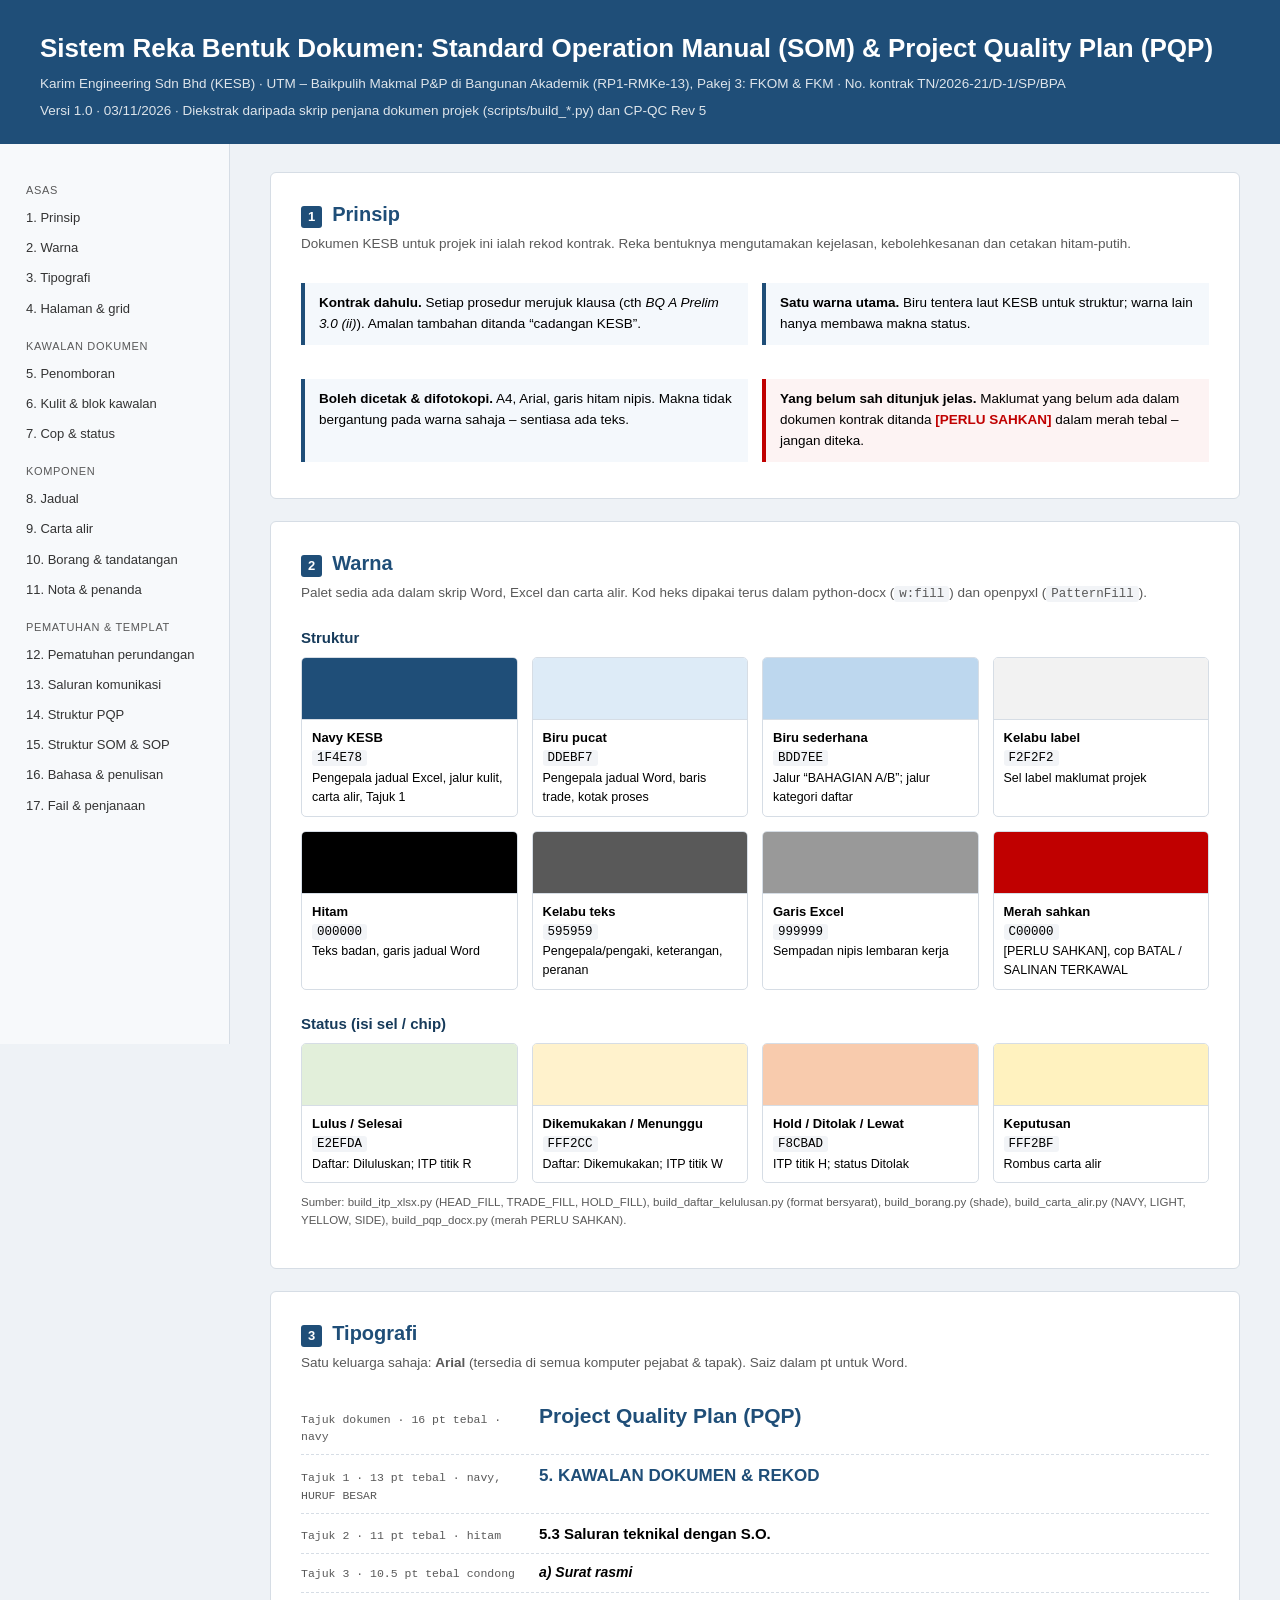
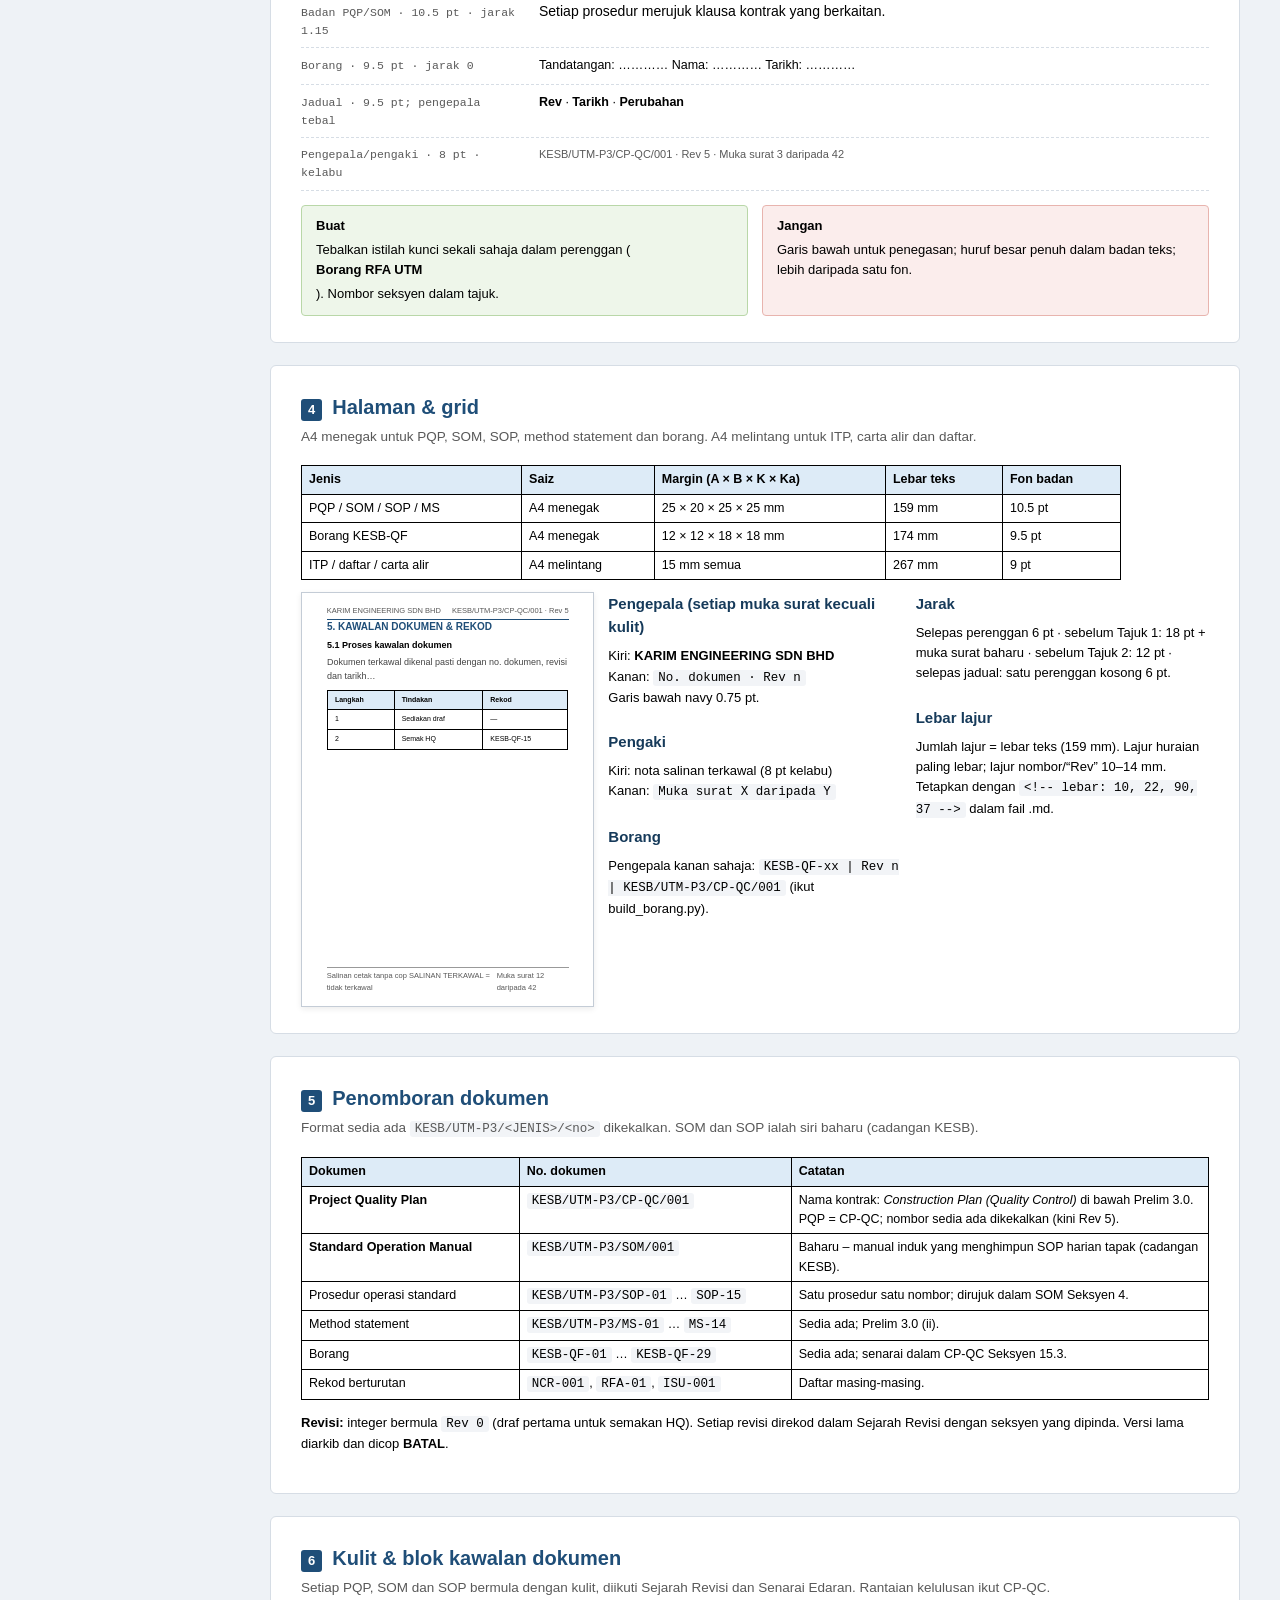
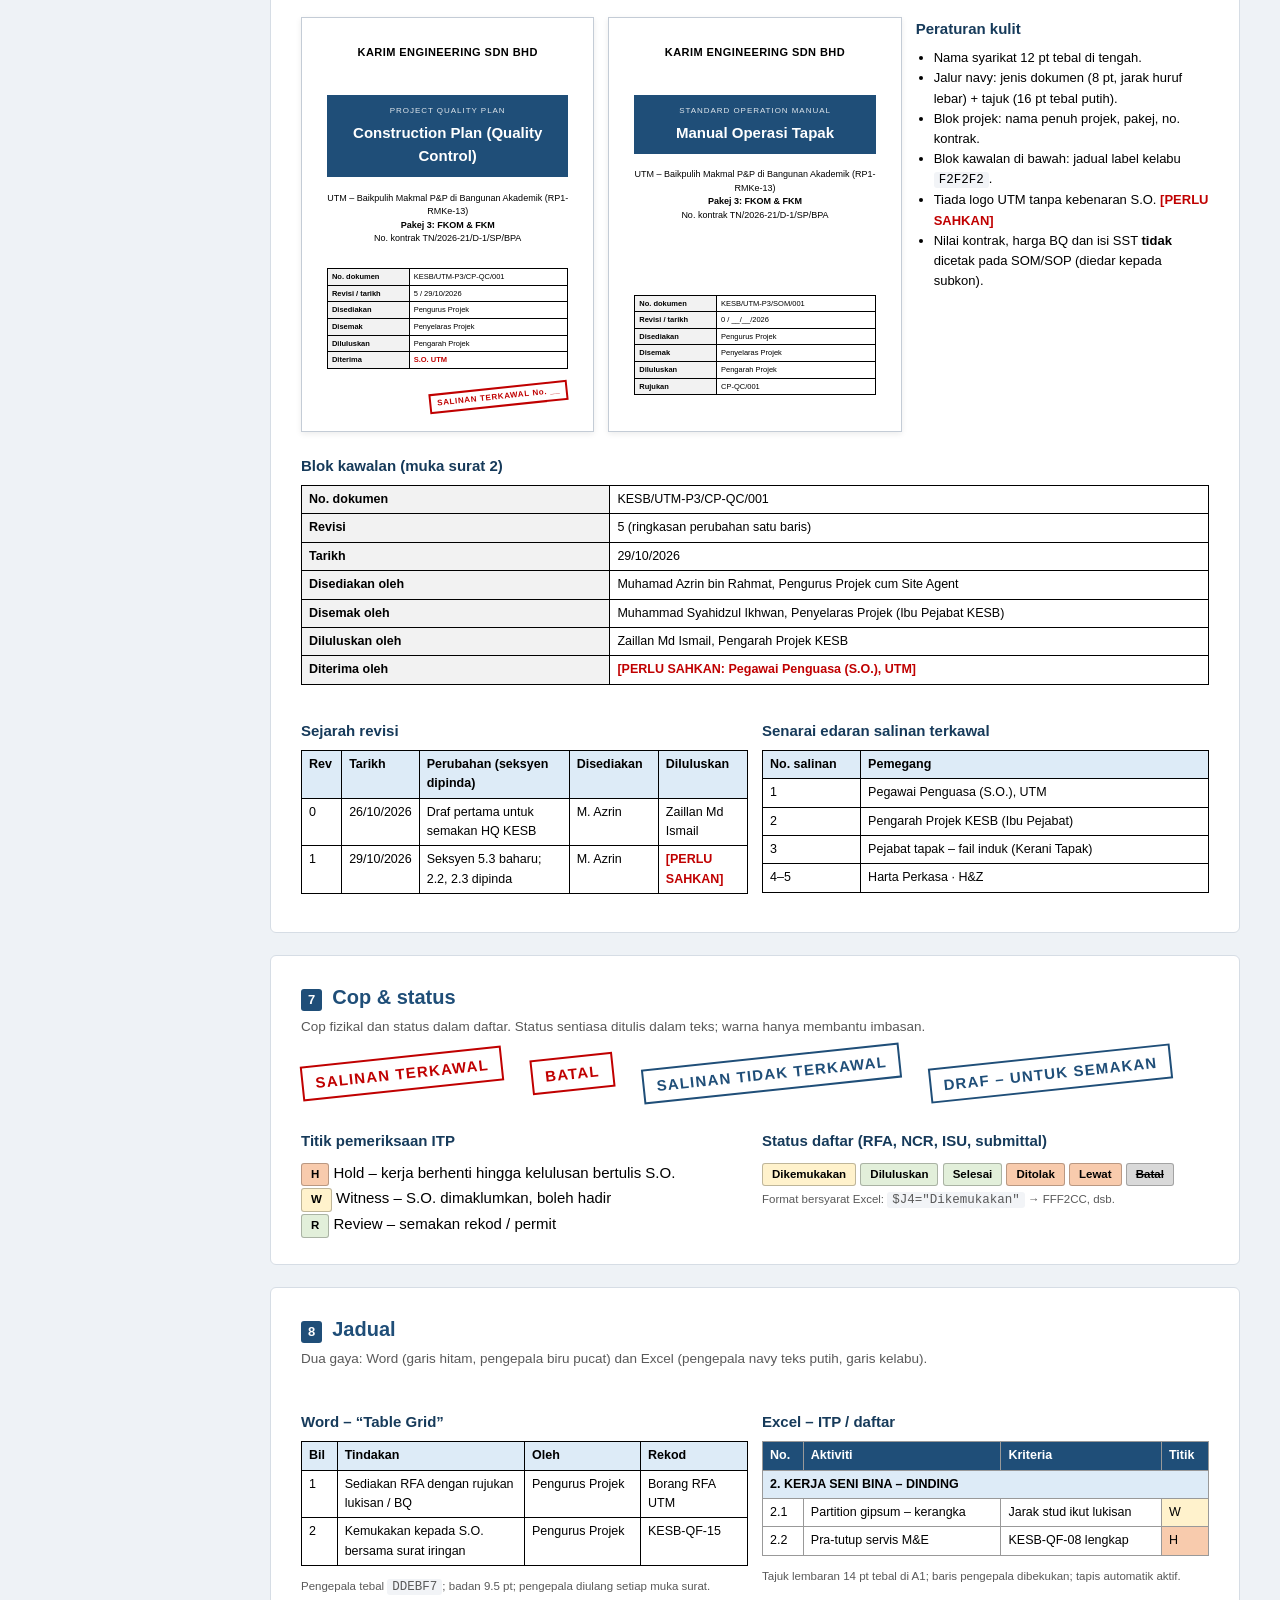
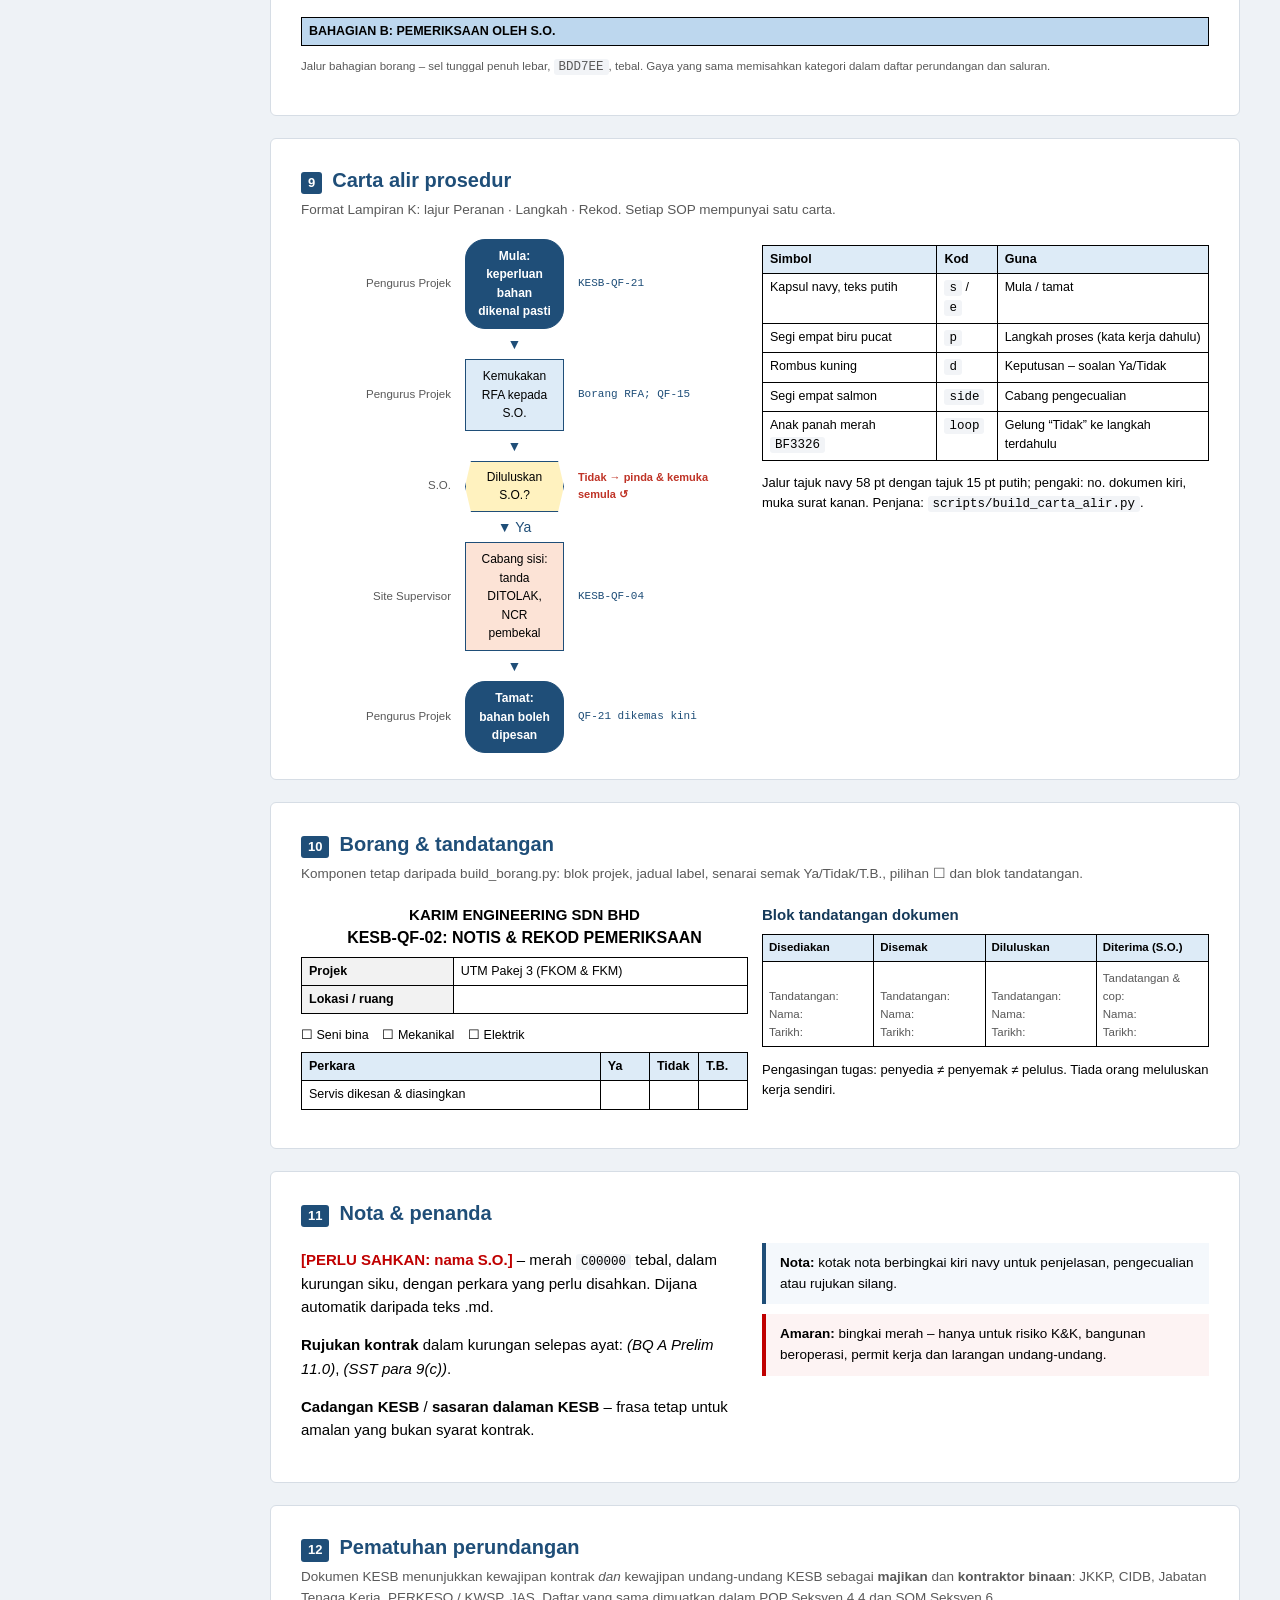
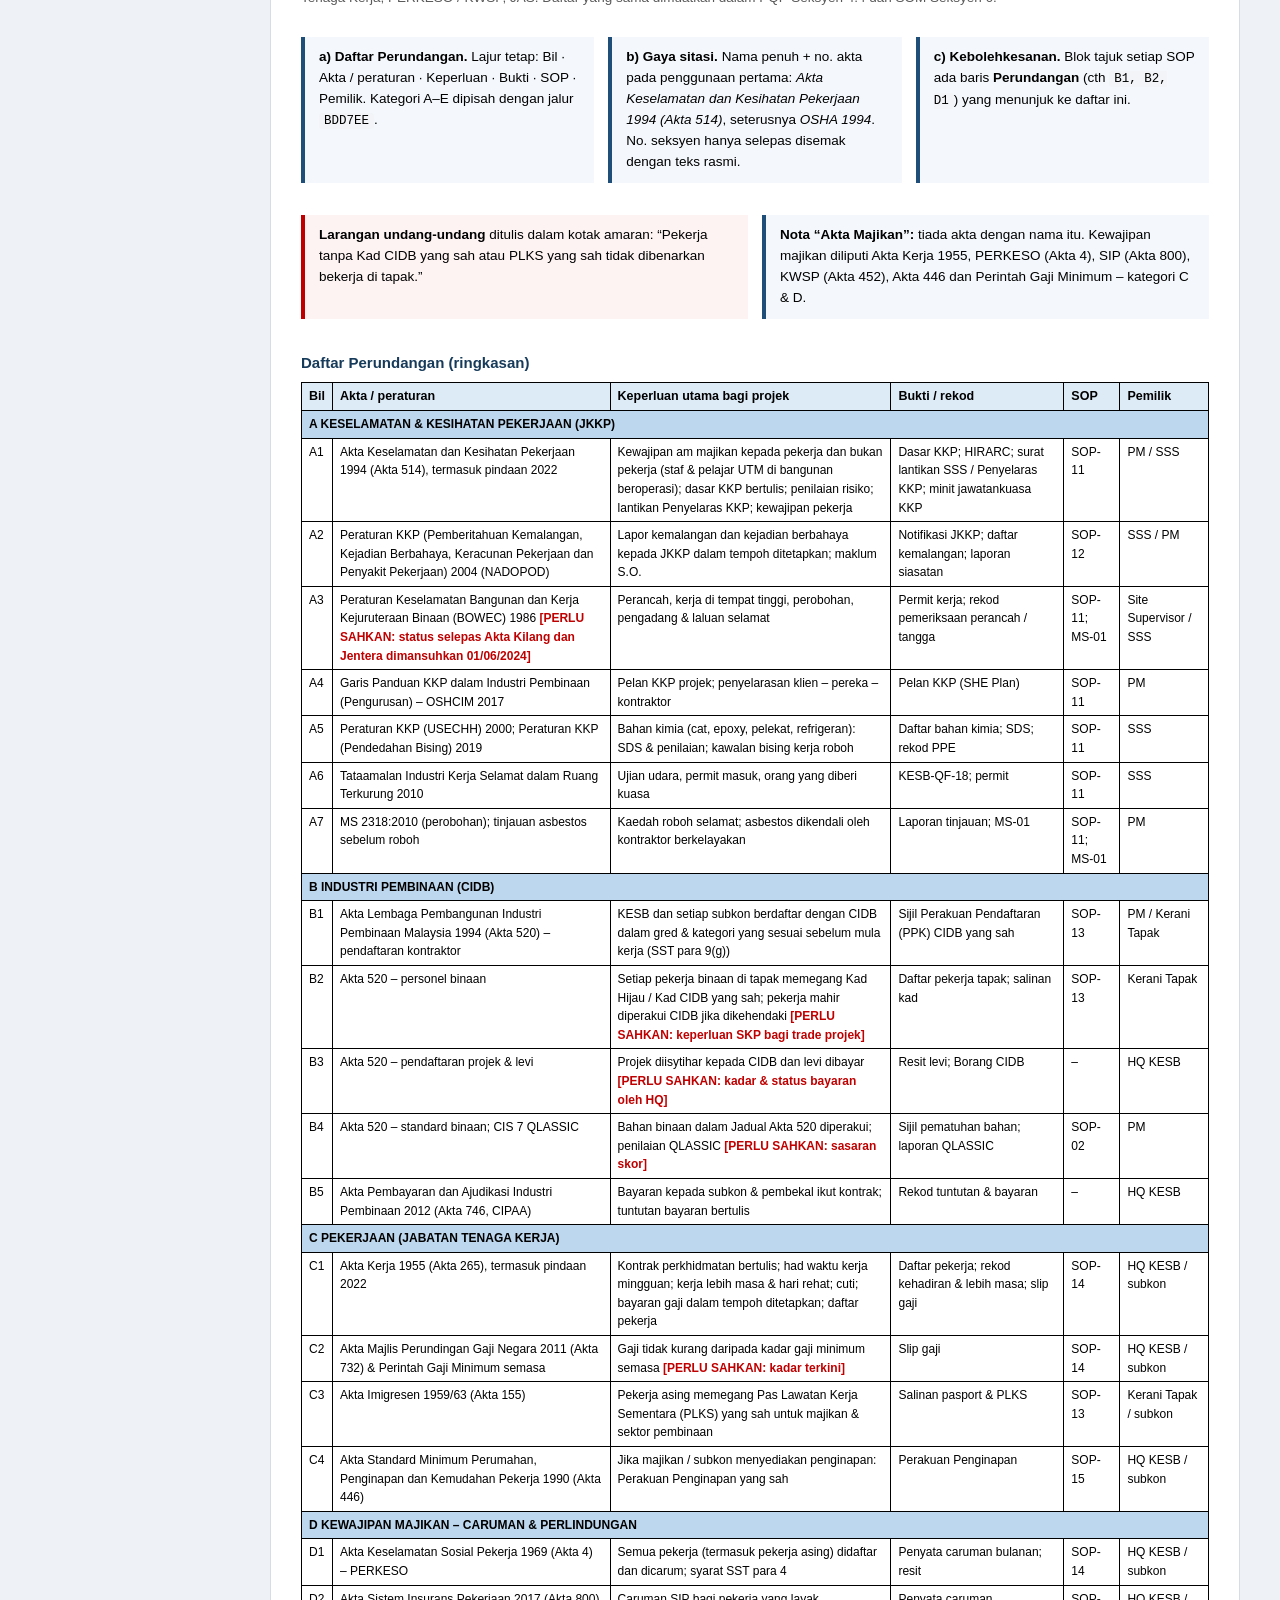
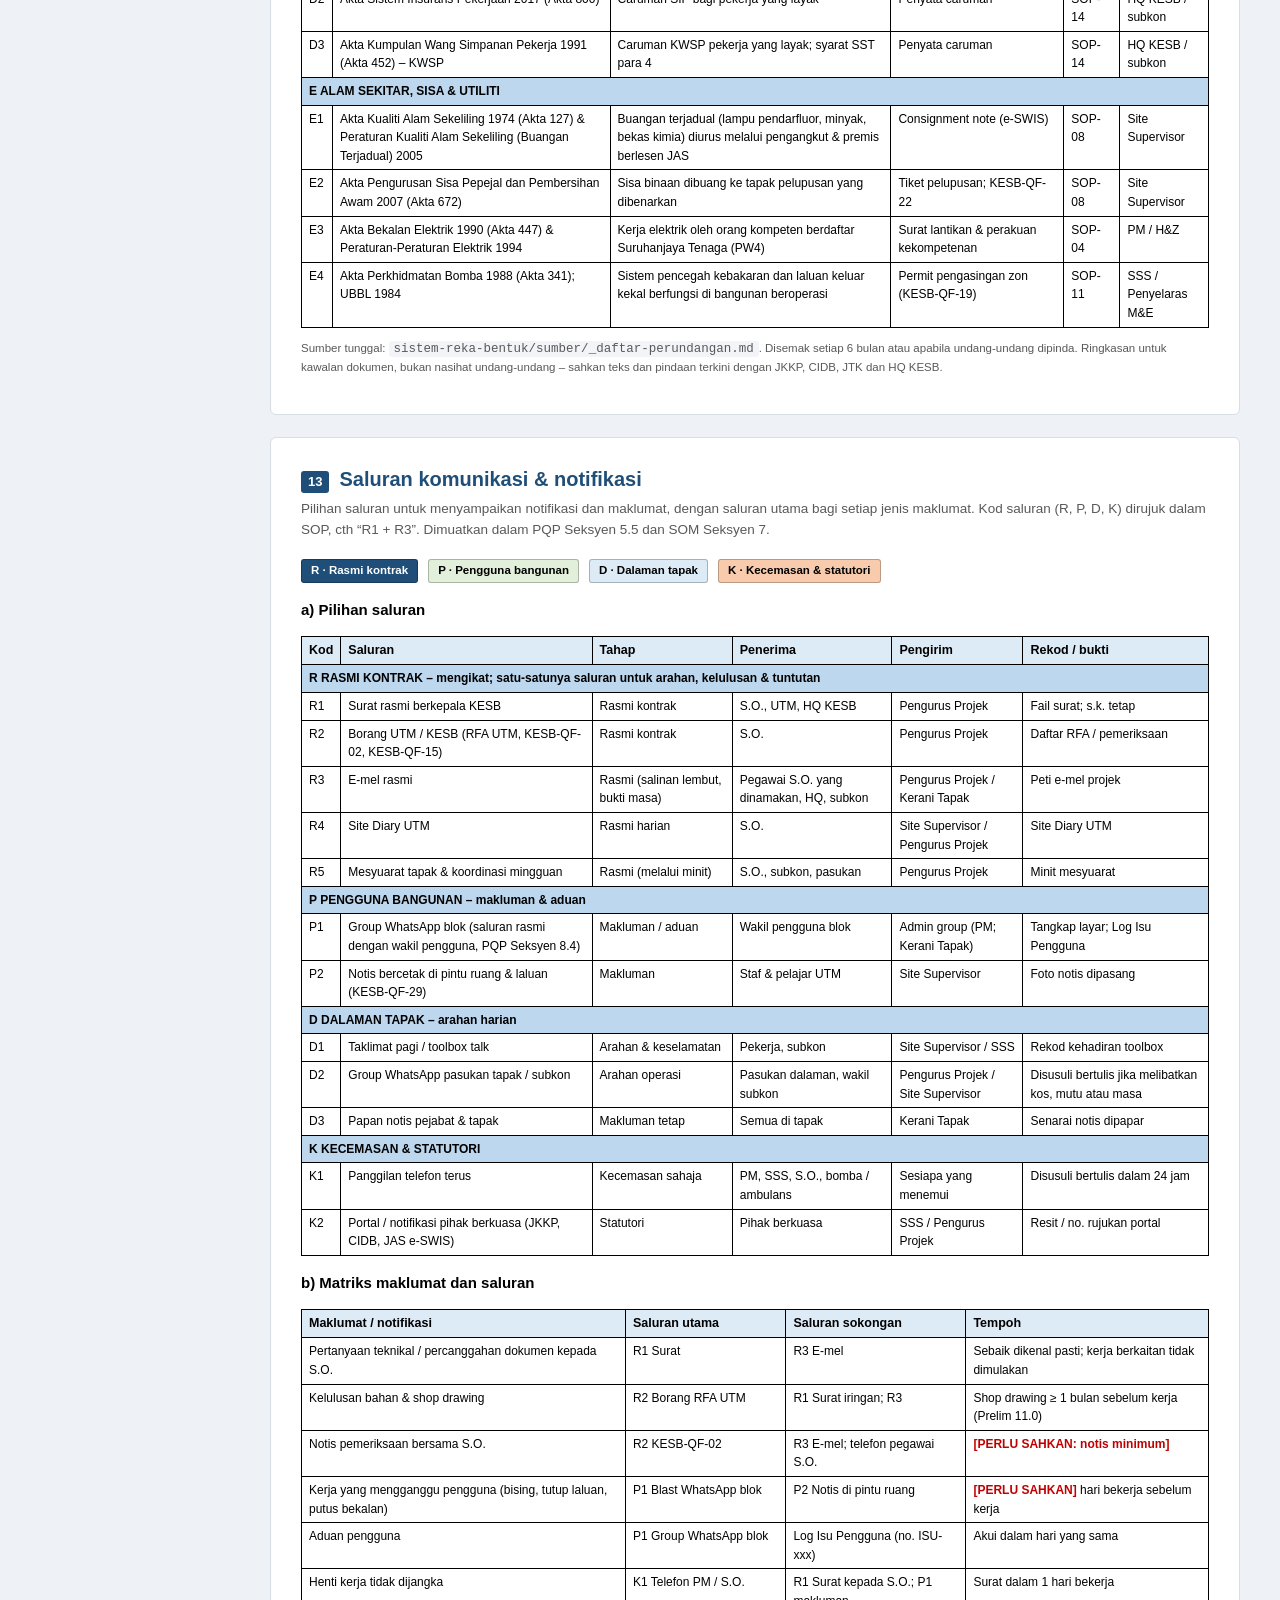
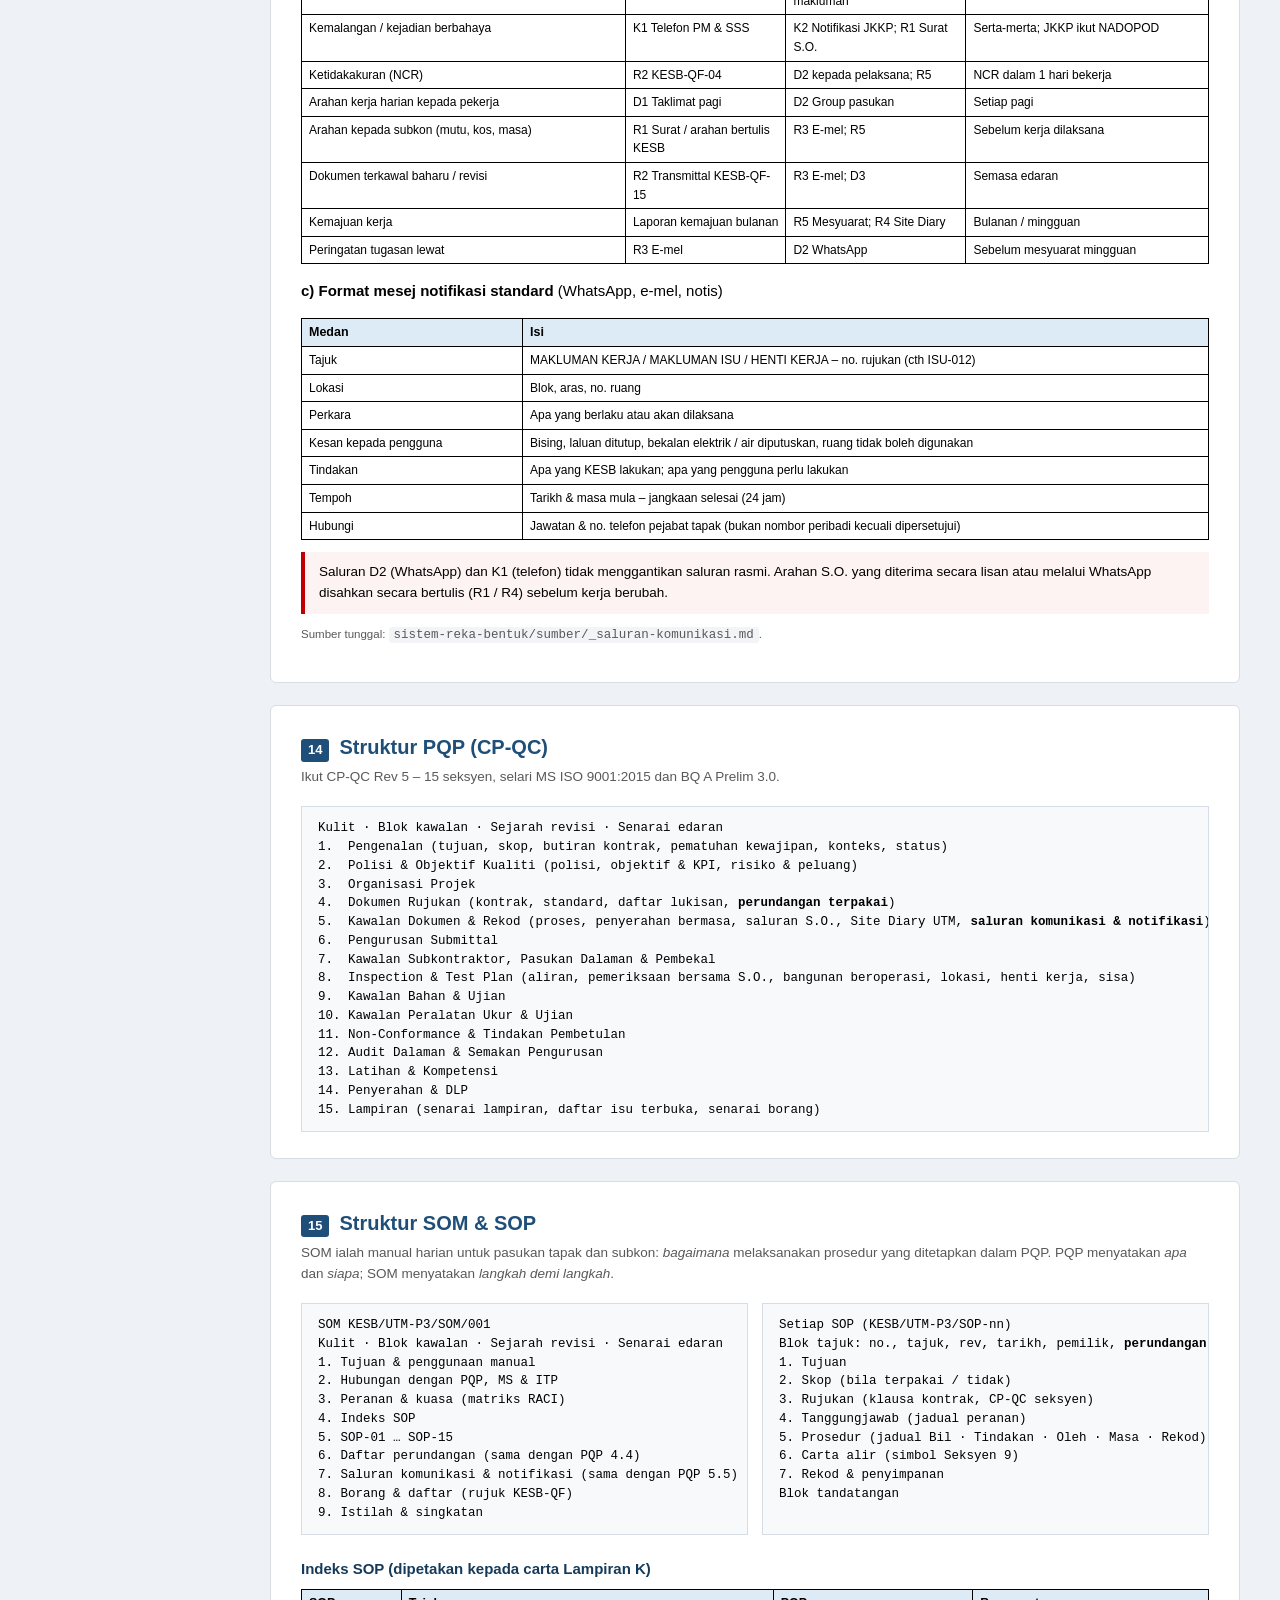
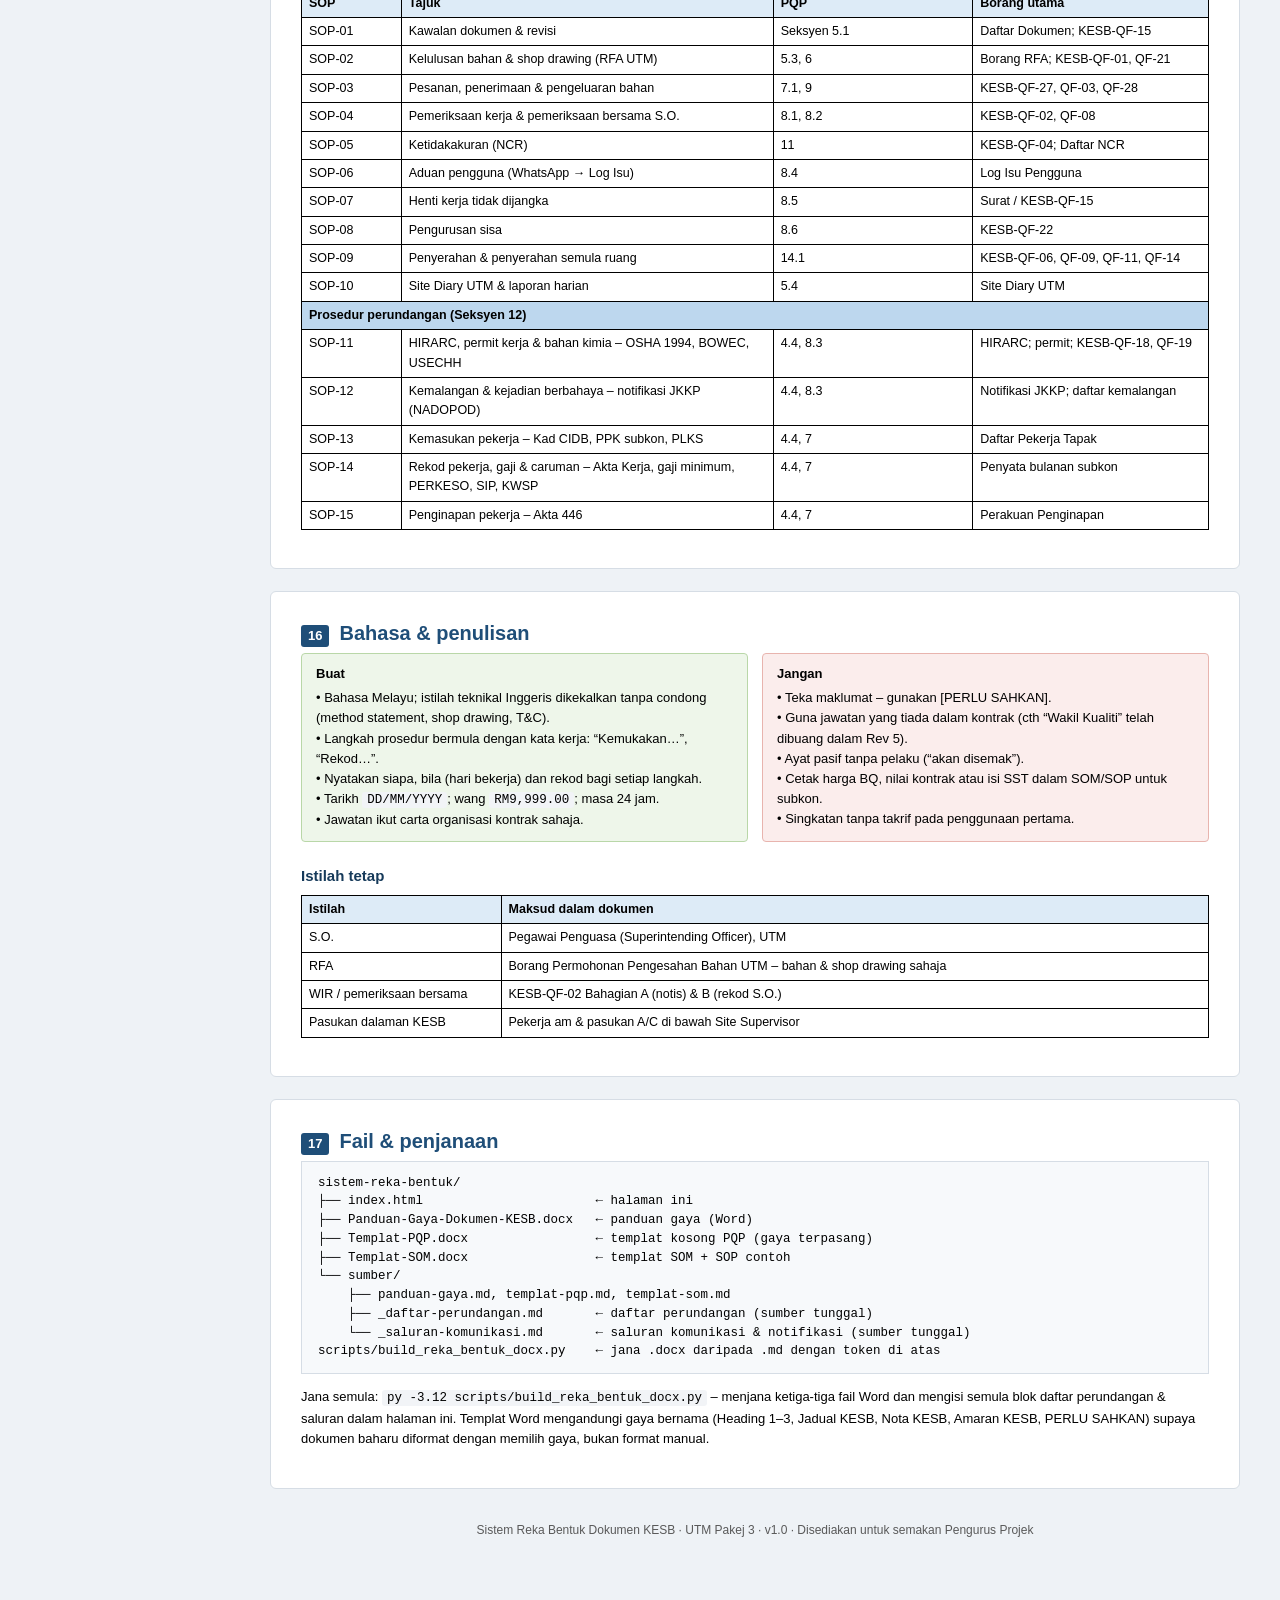
<file: sistem-reka-bentuk/index.html>
<!doctype html>
<html lang="ms">
<head>
<meta charset="utf-8">
<meta name="viewport" content="width=device-width, initial-scale=1">
<title>Sistem Reka Bentuk Dokumen – SOM & PQP | KESB UTM Pakej 3</title>
<style>
/* ===== Token (diambil daripada scripts/build_*.py) ===== */
:root{
  --navy:#1F4E78;        /* HEAD_FILL ITP/daftar; NAVY carta alir */
  --navy-900:#163A5A;
  --biru-pucat:#DDEBF7;  /* pengepala jadual Word; baris trade Excel */
  --biru-sederhana:#BDD7EE; /* jalur BAHAGIAN borang; jalur kategori daftar */
  --kelabu-label:#F2F2F2;/* sel label maklumat projek */
  --garis:#999999;       /* sempadan nipis Excel */
  --teks:#000000;
  --teks-lembut:#595959; /* GREY carta alir */
  --merah:#C00000;       /* [PERLU SAHKAN] */
  --hold:#F8CBAD;        /* titik HOLD / Ditolak */
  --lulus:#E2EFDA;       /* Diluluskan */
  --kemuka:#FFF2CC;      /* Dikemukakan / menunggu */
  --keputusan:#FFF2BF;   /* rombus keputusan carta alir */
  --sisi:#FCE3D6;        /* cabang sisi carta alir */
  --gelung:#BF3326;      /* anak panah gelung "Tidak" */
  --font:Arial, "Helvetica Neue", Helvetica, sans-serif;
}
*{box-sizing:border-box}
body{margin:0;font-family:var(--font);color:var(--teks);background:#EEF2F6;font-size:15px;line-height:1.55}
a{color:var(--navy)}
.top{background:var(--navy);color:#fff;padding:28px 40px 22px}
.top h1{margin:0;font-size:26px}
.top p{margin:6px 0 0;opacity:.85;font-size:13.5px}
.layout{display:grid;grid-template-columns:230px 1fr;max-width:1280px;margin:0 auto}
nav{position:sticky;top:0;align-self:start;height:100vh;overflow:auto;padding:24px 18px;border-right:1px solid #d6dde5;background:#F7F9FB}
nav a{display:block;text-decoration:none;color:#333;font-size:13px;padding:5px 8px;border-radius:4px}
nav a:hover{background:var(--biru-pucat);color:var(--navy)}
nav .grp{font-size:11px;letter-spacing:.06em;text-transform:uppercase;color:var(--teks-lembut);margin:14px 8px 4px}
main{padding:28px 40px 80px;min-width:0}
section{background:#fff;border:1px solid #d6dde5;border-radius:6px;padding:26px 30px;margin-bottom:22px;overflow-x:auto}
section>h2{margin:0 0 4px;font-size:20px;color:var(--navy);display:flex;gap:10px;align-items:baseline}
section>h2 .no{font-size:13px;color:#fff;background:var(--navy);border-radius:3px;padding:1px 7px}
.lead{color:var(--teks-lembut);margin:0 0 18px;font-size:13.5px}
h3{font-size:15px;margin:22px 0 8px;color:var(--navy-900)}
code{font-family:Consolas,"Courier New",monospace;font-size:12.5px;background:#F2F4F7;padding:1px 5px;border-radius:3px}
.src{font-size:11.5px;color:var(--teks-lembut)}
.grid{display:grid;gap:14px}
.g2{grid-template-columns:repeat(2,1fr)}.g3{grid-template-columns:repeat(3,1fr)}.g4{grid-template-columns:repeat(4,1fr)}
@media(max-width:1000px){.layout{grid-template-columns:1fr}nav{display:none}.g3,.g4{grid-template-columns:repeat(2,1fr)}main{padding:16px}.top{padding:20px 16px}}
@media(max-width:600px){.g2,.g3,.g4{grid-template-columns:1fr}section{padding:18px 16px}}

.sw{border:1px solid #d6dde5;border-radius:5px;overflow:hidden;font-size:12.5px}
.sw .c{height:62px;border-bottom:1px solid #d6dde5}
.sw .t{padding:8px 10px}
.sw b{display:block;font-size:13px}

table.doc{border-collapse:collapse;width:100%;font-size:12.5px;margin:6px 0 12px}
table.doc th,table.doc td{border:1px solid #000;padding:4px 7px;vertical-align:top;text-align:left}
table.doc th{background:var(--biru-pucat);font-weight:bold}
table.doc td.lbl{background:var(--kelabu-label);font-weight:bold;width:34%}
table.xl th{background:var(--navy);color:#fff;border-color:var(--garis)}
table.xl td{border-color:var(--garis)}
table.xl tr.trade td{background:var(--biru-pucat);font-weight:bold}
table.legal td{font-size:12px}
table.legal tr.kat td{background:var(--biru-sederhana);font-weight:bold}
.band{background:var(--biru-sederhana);border:1px solid #000;font-weight:bold;padding:4px 7px;font-size:12.5px;margin:8px 0}
.psah{color:var(--merah);font-weight:bold}

.page{background:#fff;border:1px solid #c4ccd6;box-shadow:0 2px 6px rgba(0,0,0,.08);aspect-ratio:210/297;width:100%;position:relative;font-size:9px;padding:9% 8.5% 8%;overflow:hidden}
.page .hdr{position:absolute;top:3%;left:8.5%;right:8.5%;display:flex;justify-content:space-between;border-bottom:.8px solid var(--navy);padding-bottom:2px;color:var(--teks-lembut);font-size:7.5px}
.page .ftr{position:absolute;bottom:3%;left:8.5%;right:8.5%;display:flex;justify-content:space-between;border-top:.8px solid var(--garis);padding-top:2px;color:var(--teks-lembut);font-size:7.5px}
.cover{display:flex;flex-direction:column;height:100%}
.cover .co{font-weight:bold;font-size:11px;text-align:center;letter-spacing:.04em}
.cover .bar{background:var(--navy);color:#fff;text-align:center;padding:10px 6px;margin:14% 0 6%}
.cover .bar .k{font-size:8px;letter-spacing:.12em;opacity:.85}
.cover .bar .t{font-size:15px;font-weight:bold;margin-top:3px}
.cover .proj{text-align:center;font-size:9px;line-height:1.5}
.cover table{font-size:7.5px;margin-top:auto}
.cover table td{padding:2px 4px}
.stamp{display:inline-block;border:2.5px solid var(--merah);color:var(--merah);font-weight:bold;letter-spacing:.08em;padding:4px 12px;transform:rotate(-6deg);font-size:15px}
.stamp.b{border-color:var(--navy);color:var(--navy)}

.chip{display:inline-block;font-size:11.5px;font-weight:bold;padding:2px 9px;border-radius:3px;border:1px solid rgba(0,0,0,.25)}
.c-h{background:var(--hold)}.c-w{background:var(--kemuka)}.c-r{background:var(--lulus)}
.c-lulus{background:var(--lulus)}.c-kemuka{background:var(--kemuka)}.c-tolak{background:var(--hold)}.c-batal{background:#D9D9D9;text-decoration:line-through}

.fc{display:grid;grid-template-columns:150px 1fr 170px;gap:8px 14px;font-size:12px;align-items:center}
.fc .role{color:var(--teks-lembut);text-align:right;font-size:11.5px}
.fc .rec{font-size:11px;color:var(--navy);font-family:Consolas,monospace}
.sh{border:1.4px solid var(--navy);padding:7px 10px;text-align:center;background:var(--biru-pucat)}
.sh.s,.sh.e{border-radius:20px;background:var(--navy);color:#fff;font-weight:bold}
.sh.d{background:var(--keputusan);clip-path:polygon(6% 0,94% 0,100% 50%,94% 100%,6% 100%,0 50%);border:none;outline:1.4px solid var(--navy);outline-offset:-1px}
.sh.side{background:var(--sisi)}
.arrow{text-align:center;color:var(--navy);font-size:14px;line-height:1}
.loop{color:var(--gelung);font-weight:bold;font-size:11px}

.callout{border-left:4px solid var(--navy);background:#F4F8FC;padding:10px 14px;margin:10px 0;font-size:13.5px}
.callout.r{border-color:var(--merah);background:#FDF3F3}
.do,.dont{padding:10px 14px;border-radius:4px;font-size:13px}
.do{background:#EEF6EA;border:1px solid #B9D7A8}.dont{background:#FBEDEC;border:1px solid #E8B4AE}
.do b,.dont b{display:block;margin-bottom:4px}
.typo div{border-bottom:1px dashed #d6dde5;padding:8px 0;display:flex;gap:18px;align-items:baseline;flex-wrap:wrap}
.typo .m{width:220px;flex:none;font-size:11.5px;color:var(--teks-lembut);font-family:Consolas,monospace}
.tree{font-family:Consolas,monospace;font-size:12.5px;background:#F7F9FB;border:1px solid #d6dde5;padding:12px 16px;white-space:pre;overflow:auto;line-height:1.5}
.sign{display:grid;grid-template-columns:repeat(4,1fr);border:1px solid #000;font-size:11.5px}
.sign>div{border-right:1px solid #000}.sign>div:last-child{border:0}
.sign .h{background:var(--biru-pucat);font-weight:bold;padding:4px 6px;border-bottom:1px solid #000}
.sign .b{padding:4px 6px;height:84px;display:flex;flex-direction:column;justify-content:flex-end;gap:2px;color:var(--teks-lembut)}
footer{font-size:12px;color:var(--teks-lembut);text-align:center;padding:10px}
</style>
</head>
<body>
<div class="top">
  <h1>Sistem Reka Bentuk Dokumen: Standard Operation Manual (SOM) &amp; Project Quality Plan (PQP)</h1>
  <p>Karim Engineering Sdn Bhd (KESB) · UTM – Baikpulih Makmal P&amp;P di Bangunan Akademik (RP1-RMKe-13), Pakej 3: FKOM &amp; FKM · No. kontrak TN/2026-21/D-1/SP/BPA</p>
  <p>Versi 1.0 · 03/11/2026 · Diekstrak daripada skrip penjana dokumen projek (scripts/build_*.py) dan CP-QC Rev 5</p>
</div>

<div class="layout">
<nav>
  <div class="grp">Asas</div>
  <a href="#prinsip">1. Prinsip</a>
  <a href="#warna">2. Warna</a>
  <a href="#tipografi">3. Tipografi</a>
  <a href="#halaman">4. Halaman &amp; grid</a>
  <div class="grp">Kawalan dokumen</div>
  <a href="#nombor">5. Penomboran</a>
  <a href="#kulit">6. Kulit &amp; blok kawalan</a>
  <a href="#cop">7. Cop &amp; status</a>
  <div class="grp">Komponen</div>
  <a href="#jadual">8. Jadual</a>
  <a href="#carta">9. Carta alir</a>
  <a href="#borang">10. Borang &amp; tandatangan</a>
  <a href="#nota">11. Nota &amp; penanda</a>
  <div class="grp">Pematuhan &amp; templat</div>
  <a href="#perundangan">12. Pematuhan perundangan</a>
  <a href="#saluran">13. Saluran komunikasi</a>
  <a href="#pqp">14. Struktur PQP</a>
  <a href="#som">15. Struktur SOM &amp; SOP</a>
  <a href="#bahasa">16. Bahasa &amp; penulisan</a>
  <a href="#fail">17. Fail &amp; penjanaan</a>
</nav>

<main>

<section id="prinsip">
  <h2><span class="no">1</span>Prinsip</h2>
  <p class="lead">Dokumen KESB untuk projek ini ialah rekod kontrak. Reka bentuknya mengutamakan kejelasan, kebolehkesanan dan cetakan hitam-putih.</p>
  <div class="grid g2">
    <div class="callout"><b>Kontrak dahulu.</b> Setiap prosedur merujuk klausa (cth <i>BQ A Prelim 3.0 (ii)</i>). Amalan tambahan ditanda “cadangan KESB”.</div>
    <div class="callout"><b>Satu warna utama.</b> Biru tentera laut KESB untuk struktur; warna lain hanya membawa makna status.</div>
    <div class="callout"><b>Boleh dicetak &amp; difotokopi.</b> A4, Arial, garis hitam nipis. Makna tidak bergantung pada warna sahaja – sentiasa ada teks.</div>
    <div class="callout r"><b>Yang belum sah ditunjuk jelas.</b> Maklumat yang belum ada dalam dokumen kontrak ditanda <span class="psah">[PERLU SAHKAN]</span> dalam merah tebal – jangan diteka.</div>
  </div>
</section>

<section id="warna">
  <h2><span class="no">2</span>Warna</h2>
  <p class="lead">Palet sedia ada dalam skrip Word, Excel dan carta alir. Kod heks dipakai terus dalam python-docx (<code>w:fill</code>) dan openpyxl (<code>PatternFill</code>).</p>
  <h3>Struktur</h3>
  <div class="grid g4">
    <div class="sw"><div class="c" style="background:#1F4E78"></div><div class="t"><b>Navy KESB</b><code>1F4E78</code><br>Pengepala jadual Excel, jalur kulit, carta alir, Tajuk 1</div></div>
    <div class="sw"><div class="c" style="background:#DDEBF7"></div><div class="t"><b>Biru pucat</b><code>DDEBF7</code><br>Pengepala jadual Word, baris trade, kotak proses</div></div>
    <div class="sw"><div class="c" style="background:#BDD7EE"></div><div class="t"><b>Biru sederhana</b><code>BDD7EE</code><br>Jalur “BAHAGIAN A/B”; jalur kategori daftar</div></div>
    <div class="sw"><div class="c" style="background:#F2F2F2"></div><div class="t"><b>Kelabu label</b><code>F2F2F2</code><br>Sel label maklumat projek</div></div>
    <div class="sw"><div class="c" style="background:#000"></div><div class="t"><b>Hitam</b><code>000000</code><br>Teks badan, garis jadual Word</div></div>
    <div class="sw"><div class="c" style="background:#595959"></div><div class="t"><b>Kelabu teks</b><code>595959</code><br>Pengepala/pengaki, keterangan, peranan</div></div>
    <div class="sw"><div class="c" style="background:#999999"></div><div class="t"><b>Garis Excel</b><code>999999</code><br>Sempadan nipis lembaran kerja</div></div>
    <div class="sw"><div class="c" style="background:#C00000"></div><div class="t"><b>Merah sahkan</b><code>C00000</code><br>[PERLU SAHKAN], cop BATAL / SALINAN TERKAWAL</div></div>
  </div>
  <h3>Status (isi sel / chip)</h3>
  <div class="grid g4">
    <div class="sw"><div class="c" style="background:#E2EFDA"></div><div class="t"><b>Lulus / Selesai</b><code>E2EFDA</code><br>Daftar: Diluluskan; ITP titik R</div></div>
    <div class="sw"><div class="c" style="background:#FFF2CC"></div><div class="t"><b>Dikemukakan / Menunggu</b><code>FFF2CC</code><br>Daftar: Dikemukakan; ITP titik W</div></div>
    <div class="sw"><div class="c" style="background:#F8CBAD"></div><div class="t"><b>Hold / Ditolak / Lewat</b><code>F8CBAD</code><br>ITP titik H; status Ditolak</div></div>
    <div class="sw"><div class="c" style="background:#FFF2BF"></div><div class="t"><b>Keputusan</b><code>FFF2BF</code><br>Rombus carta alir</div></div>
  </div>
  <p class="src">Sumber: build_itp_xlsx.py (HEAD_FILL, TRADE_FILL, HOLD_FILL), build_daftar_kelulusan.py (format bersyarat), build_borang.py (shade), build_carta_alir.py (NAVY, LIGHT, YELLOW, SIDE), build_pqp_docx.py (merah PERLU SAHKAN).</p>
</section>

<section id="tipografi">
  <h2><span class="no">3</span>Tipografi</h2>
  <p class="lead">Satu keluarga sahaja: <b>Arial</b> (tersedia di semua komputer pejabat &amp; tapak). Saiz dalam pt untuk Word.</p>
  <div class="typo">
    <div><span class="m">Tajuk dokumen · 16 pt tebal · navy</span><span style="font-size:21px;font-weight:bold;color:var(--navy)">Project Quality Plan (PQP)</span></div>
    <div><span class="m">Tajuk 1 · 13 pt tebal · navy, HURUF BESAR</span><span style="font-size:17px;font-weight:bold;color:var(--navy)">5. KAWALAN DOKUMEN &amp; REKOD</span></div>
    <div><span class="m">Tajuk 2 · 11 pt tebal · hitam</span><span style="font-size:15px;font-weight:bold">5.3 Saluran teknikal dengan S.O.</span></div>
    <div><span class="m">Tajuk 3 · 10.5 pt tebal condong</span><span style="font-size:14px;font-weight:bold;font-style:italic">a) Surat rasmi</span></div>
    <div><span class="m">Badan PQP/SOM · 10.5 pt · jarak 1.15</span><span style="font-size:14px">Setiap prosedur merujuk klausa kontrak yang berkaitan.</span></div>
    <div><span class="m">Borang · 9.5 pt · jarak 0</span><span style="font-size:12.5px">Tandatangan: ………… Nama: ………… Tarikh: …………</span></div>
    <div><span class="m">Jadual · 9.5 pt; pengepala tebal</span><span style="font-size:12.5px"><b>Rev</b> · <b>Tarikh</b> · <b>Perubahan</b></span></div>
    <div><span class="m">Pengepala/pengaki · 8 pt · kelabu</span><span style="font-size:11px;color:var(--teks-lembut)">KESB/UTM-P3/CP-QC/001 · Rev 5 · Muka surat 3 daripada 42</span></div>
  </div>
  <div class="grid g2" style="margin-top:14px">
    <div class="do"><b>Buat</b>Tebalkan istilah kunci sekali sahaja dalam perenggan (<b>Borang RFA UTM</b>). Nombor seksyen dalam tajuk.</div>
    <div class="dont"><b>Jangan</b>Garis bawah untuk penegasan; huruf besar penuh dalam badan teks; lebih daripada satu fon.</div>
  </div>
</section>

<section id="halaman">
  <h2><span class="no">4</span>Halaman &amp; grid</h2>
  <p class="lead">A4 menegak untuk PQP, SOM, SOP, method statement dan borang. A4 melintang untuk ITP, carta alir dan daftar.</p>
  <table class="doc" style="max-width:820px">
    <tr><th>Jenis</th><th>Saiz</th><th>Margin (A × B × K × Ka)</th><th>Lebar teks</th><th>Fon badan</th></tr>
    <tr><td>PQP / SOM / SOP / MS</td><td>A4 menegak</td><td>25 × 20 × 25 × 25 mm</td><td>159 mm</td><td>10.5 pt</td></tr>
    <tr><td>Borang KESB-QF</td><td>A4 menegak</td><td>12 × 12 × 18 × 18 mm</td><td>174 mm</td><td>9.5 pt</td></tr>
    <tr><td>ITP / daftar / carta alir</td><td>A4 melintang</td><td>15 mm semua</td><td>267 mm</td><td>9 pt</td></tr>
  </table>
  <div class="grid g3" style="margin-top:12px">
    <div class="page"><div class="hdr"><span>KARIM ENGINEERING SDN BHD</span><span>KESB/UTM-P3/CP-QC/001 · Rev 5</span></div>
      <div style="font-weight:bold;color:var(--navy);font-size:10px">5. KAWALAN DOKUMEN &amp; REKOD</div>
      <div style="font-weight:bold;margin-top:4px">5.1 Proses kawalan dokumen</div>
      <div style="margin-top:3px;color:#444">Dokumen terkawal dikenal pasti dengan no. dokumen, revisi dan tarikh…</div>
      <table class="doc" style="font-size:7px;margin-top:6px"><tr><th>Langkah</th><th>Tindakan</th><th>Rekod</th></tr><tr><td>1</td><td>Sediakan draf</td><td>—</td></tr><tr><td>2</td><td>Semak HQ</td><td>KESB-QF-15</td></tr></table>
      <div class="ftr"><span>Salinan cetak tanpa cop SALINAN TERKAWAL = tidak terkawal</span><span>Muka surat 12 daripada 42</span></div></div>
    <div style="font-size:13px">
      <h3 style="margin-top:0">Pengepala (setiap muka surat kecuali kulit)</h3>
      Kiri: <b>KARIM ENGINEERING SDN BHD</b><br>Kanan: <code>No. dokumen · Rev n</code><br>Garis bawah navy 0.75 pt.
      <h3>Pengaki</h3>
      Kiri: nota salinan terkawal (8 pt kelabu)<br>Kanan: <code>Muka surat X daripada Y</code><br>
      <h3>Borang</h3>
      Pengepala kanan sahaja: <code>KESB-QF-xx | Rev n | KESB/UTM-P3/CP-QC/001</code> (ikut build_borang.py).
    </div>
    <div style="font-size:13px">
      <h3 style="margin-top:0">Jarak</h3>
      Selepas perenggan 6 pt · sebelum Tajuk 1: 18 pt + muka surat baharu · sebelum Tajuk 2: 12 pt · selepas jadual: satu perenggan kosong 6 pt.
      <h3>Lebar lajur</h3>
      Jumlah lajur = lebar teks (159 mm). Lajur huraian paling lebar; lajur nombor/“Rev” 10–14 mm. Tetapkan dengan <code>&lt;!-- lebar: 10, 22, 90, 37 --&gt;</code> dalam fail .md.
    </div>
  </div>
</section>

<section id="nombor">
  <h2><span class="no">5</span>Penomboran dokumen</h2>
  <p class="lead">Format sedia ada <code>KESB/UTM-P3/&lt;JENIS&gt;/&lt;no&gt;</code> dikekalkan. SOM dan SOP ialah siri baharu (cadangan KESB).</p>
  <table class="doc">
    <tr><th style="width:24%">Dokumen</th><th style="width:30%">No. dokumen</th><th>Catatan</th></tr>
    <tr><td><b>Project Quality Plan</b></td><td><code>KESB/UTM-P3/CP-QC/001</code></td><td>Nama kontrak: <i>Construction Plan (Quality Control)</i> di bawah Prelim 3.0. PQP = CP-QC; nombor sedia ada dikekalkan (kini Rev 5).</td></tr>
    <tr><td><b>Standard Operation Manual</b></td><td><code>KESB/UTM-P3/SOM/001</code></td><td>Baharu – manual induk yang menghimpun SOP harian tapak (cadangan KESB).</td></tr>
    <tr><td>Prosedur operasi standard</td><td><code>KESB/UTM-P3/SOP-01</code> … <code>SOP-15</code></td><td>Satu prosedur satu nombor; dirujuk dalam SOM Seksyen 4.</td></tr>
    <tr><td>Method statement</td><td><code>KESB/UTM-P3/MS-01</code> … <code>MS-14</code></td><td>Sedia ada; Prelim 3.0 (ii).</td></tr>
    <tr><td>Borang</td><td><code>KESB-QF-01</code> … <code>KESB-QF-29</code></td><td>Sedia ada; senarai dalam CP-QC Seksyen 15.3.</td></tr>
    <tr><td>Rekod berturutan</td><td><code>NCR-001</code>, <code>RFA-01</code>, <code>ISU-001</code></td><td>Daftar masing-masing.</td></tr>
  </table>
  <p style="font-size:13px"><b>Revisi:</b> integer bermula <code>Rev 0</code> (draf pertama untuk semakan HQ). Setiap revisi direkod dalam Sejarah Revisi dengan seksyen yang dipinda. Versi lama diarkib dan dicop <b>BATAL</b>.</p>
</section>

<section id="kulit">
  <h2><span class="no">6</span>Kulit &amp; blok kawalan dokumen</h2>
  <p class="lead">Setiap PQP, SOM dan SOP bermula dengan kulit, diikuti Sejarah Revisi dan Senarai Edaran. Rantaian kelulusan ikut CP-QC.</p>
  <div class="grid g3">
    <div class="page"><div class="cover">
      <div class="co">KARIM ENGINEERING SDN BHD</div>
      <div class="bar"><div class="k">PROJECT QUALITY PLAN</div><div class="t">Construction Plan (Quality Control)</div></div>
      <div class="proj">UTM – Baikpulih Makmal P&amp;P di Bangunan Akademik (RP1-RMKe-13)<br><b>Pakej 3: FKOM &amp; FKM</b><br>No. kontrak TN/2026-21/D-1/SP/BPA</div>
      <table class="doc"><tr><td class="lbl">No. dokumen</td><td>KESB/UTM-P3/CP-QC/001</td></tr><tr><td class="lbl">Revisi / tarikh</td><td>5 / 29/10/2026</td></tr><tr><td class="lbl">Disediakan</td><td>Pengurus Projek</td></tr><tr><td class="lbl">Disemak</td><td>Penyelaras Projek</td></tr><tr><td class="lbl">Diluluskan</td><td>Pengarah Projek</td></tr><tr><td class="lbl">Diterima</td><td class="psah">S.O. UTM</td></tr></table>
      <div style="text-align:right;margin-top:6px"><span class="stamp" style="font-size:8px;padding:2px 6px">SALINAN TERKAWAL No. __</span></div>
    </div></div>
    <div class="page"><div class="cover">
      <div class="co">KARIM ENGINEERING SDN BHD</div>
      <div class="bar"><div class="k">STANDARD OPERATION MANUAL</div><div class="t">Manual Operasi Tapak</div></div>
      <div class="proj">UTM – Baikpulih Makmal P&amp;P di Bangunan Akademik (RP1-RMKe-13)<br><b>Pakej 3: FKOM &amp; FKM</b><br>No. kontrak TN/2026-21/D-1/SP/BPA</div>
      <table class="doc"><tr><td class="lbl">No. dokumen</td><td>KESB/UTM-P3/SOM/001</td></tr><tr><td class="lbl">Revisi / tarikh</td><td>0 / __/__/2026</td></tr><tr><td class="lbl">Disediakan</td><td>Pengurus Projek</td></tr><tr><td class="lbl">Disemak</td><td>Penyelaras Projek</td></tr><tr><td class="lbl">Diluluskan</td><td>Pengarah Projek</td></tr><tr><td class="lbl">Rujukan</td><td>CP-QC/001</td></tr></table>
    </div></div>
    <div style="font-size:13px">
      <h3 style="margin-top:0">Peraturan kulit</h3>
      <ul style="padding-left:18px;margin:0">
        <li>Nama syarikat 12 pt tebal di tengah.</li>
        <li>Jalur navy: jenis dokumen (8 pt, jarak huruf lebar) + tajuk (16 pt tebal putih).</li>
        <li>Blok projek: nama penuh projek, pakej, no. kontrak.</li>
        <li>Blok kawalan di bawah: jadual label kelabu <code>F2F2F2</code>.</li>
        <li>Tiada logo UTM tanpa kebenaran S.O. <span class="psah">[PERLU SAHKAN]</span></li>
        <li>Nilai kontrak, harga BQ dan isi SST <b>tidak</b> dicetak pada SOM/SOP (diedar kepada subkon).</li>
      </ul>
    </div>
  </div>

  <h3>Blok kawalan (muka surat 2)</h3>
  <table class="doc">
    <tr><td class="lbl">No. dokumen</td><td>KESB/UTM-P3/CP-QC/001</td></tr>
    <tr><td class="lbl">Revisi</td><td>5 (ringkasan perubahan satu baris)</td></tr>
    <tr><td class="lbl">Tarikh</td><td>29/10/2026</td></tr>
    <tr><td class="lbl">Disediakan oleh</td><td>Muhamad Azrin bin Rahmat, Pengurus Projek cum Site Agent</td></tr>
    <tr><td class="lbl">Disemak oleh</td><td>Muhammad Syahidzul Ikhwan, Penyelaras Projek (Ibu Pejabat KESB)</td></tr>
    <tr><td class="lbl">Diluluskan oleh</td><td>Zaillan Md Ismail, Pengarah Projek KESB</td></tr>
    <tr><td class="lbl">Diterima oleh</td><td><span class="psah">[PERLU SAHKAN: Pegawai Penguasa (S.O.), UTM]</span></td></tr>
  </table>
  <div class="grid g2">
    <div>
      <h3>Sejarah revisi</h3>
      <table class="doc"><tr><th style="width:9%">Rev</th><th style="width:17%">Tarikh</th><th>Perubahan (seksyen dipinda)</th><th style="width:20%">Disediakan</th><th style="width:20%">Diluluskan</th></tr>
      <tr><td>0</td><td>26/10/2026</td><td>Draf pertama untuk semakan HQ KESB</td><td>M. Azrin</td><td>Zaillan Md Ismail</td></tr>
      <tr><td>1</td><td>29/10/2026</td><td>Seksyen 5.3 baharu; 2.2, 2.3 dipinda</td><td>M. Azrin</td><td class="psah">[PERLU SAHKAN]</td></tr></table>
    </div>
    <div>
      <h3>Senarai edaran salinan terkawal</h3>
      <table class="doc"><tr><th style="width:22%">No. salinan</th><th>Pemegang</th></tr>
      <tr><td>1</td><td>Pegawai Penguasa (S.O.), UTM</td></tr><tr><td>2</td><td>Pengarah Projek KESB (Ibu Pejabat)</td></tr><tr><td>3</td><td>Pejabat tapak – fail induk (Kerani Tapak)</td></tr><tr><td>4–5</td><td>Harta Perkasa · H&amp;Z</td></tr></table>
    </div>
  </div>
</section>

<section id="cop">
  <h2><span class="no">7</span>Cop &amp; status</h2>
  <p class="lead">Cop fizikal dan status dalam daftar. Status sentiasa ditulis dalam teks; warna hanya membantu imbasan.</p>
  <div style="display:flex;gap:28px;flex-wrap:wrap;align-items:center;margin-bottom:16px">
    <span class="stamp">SALINAN TERKAWAL</span><span class="stamp">BATAL</span><span class="stamp b">SALINAN TIDAK TERKAWAL</span><span class="stamp b">DRAF – UNTUK SEMAKAN</span>
  </div>
  <div class="grid g2">
    <div><h3>Titik pemeriksaan ITP</h3>
      <span class="chip c-h">H</span> Hold – kerja berhenti hingga kelulusan bertulis S.O.<br>
      <span class="chip c-w">W</span> Witness – S.O. dimaklumkan, boleh hadir<br>
      <span class="chip c-r">R</span> Review – semakan rekod / permit</div>
    <div><h3>Status daftar (RFA, NCR, ISU, submittal)</h3>
      <span class="chip c-kemuka">Dikemukakan</span> <span class="chip c-lulus">Diluluskan</span> <span class="chip c-lulus">Selesai</span> <span class="chip c-tolak">Ditolak</span> <span class="chip c-tolak">Lewat</span> <span class="chip c-batal">Batal</span><br>
      <span class="src">Format bersyarat Excel: <code>$J4="Dikemukakan"</code> → FFF2CC, dsb.</span></div>
  </div>
</section>

<section id="jadual">
  <h2><span class="no">8</span>Jadual</h2>
  <p class="lead">Dua gaya: Word (garis hitam, pengepala biru pucat) dan Excel (pengepala navy teks putih, garis kelabu).</p>
  <div class="grid g2">
    <div><h3>Word – “Table Grid”</h3>
      <table class="doc"><tr><th style="width:8%">Bil</th><th>Tindakan</th><th style="width:26%">Oleh</th><th style="width:24%">Rekod</th></tr>
      <tr><td>1</td><td>Sediakan RFA dengan rujukan lukisan / BQ</td><td>Pengurus Projek</td><td>Borang RFA UTM</td></tr>
      <tr><td>2</td><td>Kemukakan kepada S.O. bersama surat iringan</td><td>Pengurus Projek</td><td>KESB-QF-15</td></tr></table>
      <p class="src">Pengepala tebal <code>DDEBF7</code>; badan 9.5 pt; pengepala diulang setiap muka surat.</p>
    </div>
    <div><h3>Excel – ITP / daftar</h3>
      <table class="doc xl"><tr><th>No.</th><th>Aktiviti</th><th>Kriteria</th><th>Titik</th></tr>
      <tr class="trade"><td colspan="4">2. KERJA SENI BINA – DINDING</td></tr>
      <tr><td>2.1</td><td>Partition gipsum – kerangka</td><td>Jarak stud ikut lukisan</td><td style="background:var(--kemuka)">W</td></tr>
      <tr><td>2.2</td><td>Pra-tutup servis M&amp;E</td><td>KESB-QF-08 lengkap</td><td style="background:var(--hold)">H</td></tr></table>
      <p class="src">Tajuk lembaran 14 pt tebal di A1; baris pengepala dibekukan; tapis automatik aktif.</p>
    </div>
  </div>
  <div class="band">BAHAGIAN B: PEMERIKSAAN OLEH S.O.</div>
  <p class="src">Jalur bahagian borang – sel tunggal penuh lebar, <code>BDD7EE</code>, tebal. Gaya yang sama memisahkan kategori dalam daftar perundangan dan saluran.</p>
</section>

<section id="carta">
  <h2><span class="no">9</span>Carta alir prosedur</h2>
  <p class="lead">Format Lampiran K: lajur Peranan · Langkah · Rekod. Setiap SOP mempunyai satu carta.</p>
  <div class="grid g2">
  <div class="fc">
    <div class="role">Pengurus Projek</div><div class="sh s">Mula: keperluan bahan dikenal pasti</div><div class="rec">KESB-QF-21</div>
    <div></div><div class="arrow">▼</div><div></div>
    <div class="role">Pengurus Projek</div><div class="sh">Kemukakan RFA kepada S.O.</div><div class="rec">Borang RFA; QF-15</div>
    <div></div><div class="arrow">▼</div><div></div>
    <div class="role">S.O.</div><div class="sh d">Diluluskan S.O.?</div><div class="loop">Tidak → pinda &amp; kemuka semula ↺</div>
    <div></div><div class="arrow">▼ Ya</div><div></div>
    <div class="role">Site Supervisor</div><div class="sh side">Cabang sisi: tanda DITOLAK, NCR pembekal</div><div class="rec">KESB-QF-04</div>
    <div></div><div class="arrow">▼</div><div></div>
    <div class="role">Pengurus Projek</div><div class="sh e">Tamat: bahan boleh dipesan</div><div class="rec">QF-21 dikemas kini</div>
  </div>
  <div style="font-size:13px">
    <table class="doc"><tr><th>Simbol</th><th>Kod</th><th>Guna</th></tr>
    <tr><td>Kapsul navy, teks putih</td><td><code>s</code> / <code>e</code></td><td>Mula / tamat</td></tr>
    <tr><td>Segi empat biru pucat</td><td><code>p</code></td><td>Langkah proses (kata kerja dahulu)</td></tr>
    <tr><td>Rombus kuning</td><td><code>d</code></td><td>Keputusan – soalan Ya/Tidak</td></tr>
    <tr><td>Segi empat salmon</td><td><code>side</code></td><td>Cabang pengecualian</td></tr>
    <tr><td>Anak panah merah <code>BF3326</code></td><td><code>loop</code></td><td>Gelung “Tidak” ke langkah terdahulu</td></tr></table>
    Jalur tajuk navy 58 pt dengan tajuk 15 pt putih; pengaki: no. dokumen kiri, muka surat kanan. Penjana: <code>scripts/build_carta_alir.py</code>.
  </div>
  </div>
</section>

<section id="borang">
  <h2><span class="no">10</span>Borang &amp; tandatangan</h2>
  <p class="lead">Komponen tetap daripada build_borang.py: blok projek, jadual label, senarai semak Ya/Tidak/T.B., pilihan ☐ dan blok tandatangan.</p>
  <div class="grid g2">
    <div>
      <div style="text-align:center;font-weight:bold">KARIM ENGINEERING SDN BHD</div>
      <div style="text-align:center;font-weight:bold;font-size:16px;margin-bottom:6px">KESB-QF-02: NOTIS &amp; REKOD PEMERIKSAAN</div>
      <table class="doc"><tr><td class="lbl">Projek</td><td>UTM Pakej 3 (FKOM &amp; FKM)</td></tr><tr><td class="lbl">Lokasi / ruang</td><td></td></tr></table>
      <div style="font-size:12.5px;margin:6px 0">☐ Seni bina &nbsp;&nbsp; ☐ Mekanikal &nbsp;&nbsp; ☐ Elektrik</div>
      <table class="doc"><tr><th>Perkara</th><th style="width:11%">Ya</th><th style="width:11%">Tidak</th><th style="width:11%">T.B.</th></tr><tr><td>Servis dikesan &amp; diasingkan</td><td></td><td></td><td></td></tr></table>
    </div>
    <div>
      <h3 style="margin-top:0">Blok tandatangan dokumen</h3>
      <div class="sign">
        <div><div class="h">Disediakan</div><div class="b">Tandatangan:<br>Nama:<br>Tarikh:</div></div>
        <div><div class="h">Disemak</div><div class="b">Tandatangan:<br>Nama:<br>Tarikh:</div></div>
        <div><div class="h">Diluluskan</div><div class="b">Tandatangan:<br>Nama:<br>Tarikh:</div></div>
        <div><div class="h">Diterima (S.O.)</div><div class="b">Tandatangan &amp; cop:<br>Nama:<br>Tarikh:</div></div>
      </div>
      <p style="font-size:13px">Pengasingan tugas: penyedia ≠ penyemak ≠ pelulus. Tiada orang meluluskan kerja sendiri.</p>
    </div>
  </div>
</section>

<section id="nota">
  <h2><span class="no">11</span>Nota &amp; penanda</h2>
  <div class="grid g2">
    <div>
      <p><span class="psah">[PERLU SAHKAN: nama S.O.]</span> – merah <code>C00000</code> tebal, dalam kurungan siku, dengan perkara yang perlu disahkan. Dijana automatik daripada teks .md.</p>
      <p><b>Rujukan kontrak</b> dalam kurungan selepas ayat: <i>(BQ A Prelim 11.0)</i>, <i>(SST para 9(c))</i>.</p>
      <p><b>Cadangan KESB</b> / <b>sasaran dalaman KESB</b> – frasa tetap untuk amalan yang bukan syarat kontrak.</p>
    </div>
    <div>
      <div class="callout"><b>Nota:</b> kotak nota berbingkai kiri navy untuk penjelasan, pengecualian atau rujukan silang.</div>
      <div class="callout r"><b>Amaran:</b> bingkai merah – hanya untuk risiko K&amp;K, bangunan beroperasi, permit kerja dan larangan undang-undang.</div>
    </div>
  </div>
</section>

<section id="perundangan">
  <h2><span class="no">12</span>Pematuhan perundangan</h2>
  <p class="lead">Dokumen KESB menunjukkan kewajipan kontrak <i>dan</i> kewajipan undang-undang KESB sebagai <b>majikan</b> dan <b>kontraktor binaan</b>: JKKP, CIDB, Jabatan Tenaga Kerja, PERKESO / KWSP, JAS. Daftar yang sama dimuatkan dalam PQP Seksyen 4.4 dan SOM Seksyen 6.</p>
  <div class="grid g3">
    <div class="callout"><b>a) Daftar Perundangan.</b> Lajur tetap: Bil · Akta / peraturan · Keperluan · Bukti · SOP · Pemilik. Kategori A–E dipisah dengan jalur <code>BDD7EE</code>.</div>
    <div class="callout"><b>b) Gaya sitasi.</b> Nama penuh + no. akta pada penggunaan pertama: <i>Akta Keselamatan dan Kesihatan Pekerjaan 1994 (Akta 514)</i>, seterusnya <i>OSHA 1994</i>. No. seksyen hanya selepas disemak dengan teks rasmi.</div>
    <div class="callout"><b>c) Kebolehkesanan.</b> Blok tajuk setiap SOP ada baris <b>Perundangan</b> (cth <code>B1, B2, D1</code>) yang menunjuk ke daftar ini.</div>
  </div>
  <div class="grid g2" style="margin-top:12px">
    <div class="callout r"><b>Larangan undang-undang</b> ditulis dalam kotak amaran: “Pekerja tanpa Kad CIDB yang sah atau PLKS yang sah tidak dibenarkan bekerja di tapak.”</div>
    <div class="callout"><b>Nota “Akta Majikan”:</b> tiada akta dengan nama itu. Kewajipan majikan diliputi Akta Kerja 1955, PERKESO (Akta 4), SIP (Akta 800), KWSP (Akta 452), Akta 446 dan Perintah Gaji Minimum – kategori C &amp; D.</div>
  </div>
  <h3>Daftar Perundangan (ringkasan)</h3>
<!-- AUTO:_daftar-perundangan.md -->
<table class="doc legal">
<tr><th>Bil</th><th>Akta / peraturan</th><th>Keperluan utama bagi projek</th><th>Bukti / rekod</th><th>SOP</th><th>Pemilik</th></tr>
<tr class="kat"><td colspan="6"><b>A</b> <b>KESELAMATAN &amp; KESIHATAN PEKERJAAN (JKKP)</b></td></tr>
<tr><td>A1</td><td>Akta Keselamatan dan Kesihatan Pekerjaan 1994 (Akta 514), termasuk pindaan 2022</td><td>Kewajipan am majikan kepada pekerja dan bukan pekerja (staf &amp; pelajar UTM di bangunan beroperasi); dasar KKP bertulis; penilaian risiko; lantikan Penyelaras KKP; kewajipan pekerja</td><td>Dasar KKP; HIRARC; surat lantikan SSS / Penyelaras KKP; minit jawatankuasa KKP</td><td>SOP-11</td><td>PM / SSS</td></tr>
<tr><td>A2</td><td>Peraturan KKP (Pemberitahuan Kemalangan, Kejadian Berbahaya, Keracunan Pekerjaan dan Penyakit Pekerjaan) 2004 (NADOPOD)</td><td>Lapor kemalangan dan kejadian berbahaya kepada JKKP dalam tempoh ditetapkan; maklum S.O.</td><td>Notifikasi JKKP; daftar kemalangan; laporan siasatan</td><td>SOP-12</td><td>SSS / PM</td></tr>
<tr><td>A3</td><td>Peraturan Keselamatan Bangunan dan Kerja Kejuruteraan Binaan (BOWEC) 1986 <span class="psah">[PERLU SAHKAN: status selepas Akta Kilang dan Jentera dimansuhkan 01/06/2024]</span></td><td>Perancah, kerja di tempat tinggi, perobohan, pengadang &amp; laluan selamat</td><td>Permit kerja; rekod pemeriksaan perancah / tangga</td><td>SOP-11; MS-01</td><td>Site Supervisor / SSS</td></tr>
<tr><td>A4</td><td>Garis Panduan KKP dalam Industri Pembinaan (Pengurusan) – OSHCIM 2017</td><td>Pelan KKP projek; penyelarasan klien – pereka – kontraktor</td><td>Pelan KKP (SHE Plan)</td><td>SOP-11</td><td>PM</td></tr>
<tr><td>A5</td><td>Peraturan KKP (USECHH) 2000; Peraturan KKP (Pendedahan Bising) 2019</td><td>Bahan kimia (cat, epoxy, pelekat, refrigeran): SDS &amp; penilaian; kawalan bising kerja roboh</td><td>Daftar bahan kimia; SDS; rekod PPE</td><td>SOP-11</td><td>SSS</td></tr>
<tr><td>A6</td><td>Tataamalan Industri Kerja Selamat dalam Ruang Terkurung 2010</td><td>Ujian udara, permit masuk, orang yang diberi kuasa</td><td>KESB-QF-18; permit</td><td>SOP-11</td><td>SSS</td></tr>
<tr><td>A7</td><td>MS 2318:2010 (perobohan); tinjauan asbestos sebelum roboh</td><td>Kaedah roboh selamat; asbestos dikendali oleh kontraktor berkelayakan</td><td>Laporan tinjauan; MS-01</td><td>SOP-11; MS-01</td><td>PM</td></tr>
<tr class="kat"><td colspan="6"><b>B</b> <b>INDUSTRI PEMBINAAN (CIDB)</b></td></tr>
<tr><td>B1</td><td>Akta Lembaga Pembangunan Industri Pembinaan Malaysia 1994 (Akta 520) – pendaftaran kontraktor</td><td>KESB dan setiap subkon berdaftar dengan CIDB dalam gred &amp; kategori yang sesuai sebelum mula kerja (SST para 9(g))</td><td>Sijil Perakuan Pendaftaran (PPK) CIDB yang sah</td><td>SOP-13</td><td>PM / Kerani Tapak</td></tr>
<tr><td>B2</td><td>Akta 520 – personel binaan</td><td>Setiap pekerja binaan di tapak memegang Kad Hijau / Kad CIDB yang sah; pekerja mahir diperakui CIDB jika dikehendaki <span class="psah">[PERLU SAHKAN: keperluan SKP bagi trade projek]</span></td><td>Daftar pekerja tapak; salinan kad</td><td>SOP-13</td><td>Kerani Tapak</td></tr>
<tr><td>B3</td><td>Akta 520 – pendaftaran projek &amp; levi</td><td>Projek diisytihar kepada CIDB dan levi dibayar <span class="psah">[PERLU SAHKAN: kadar &amp; status bayaran oleh HQ]</span></td><td>Resit levi; Borang CIDB</td><td>–</td><td>HQ KESB</td></tr>
<tr><td>B4</td><td>Akta 520 – standard binaan; CIS 7 QLASSIC</td><td>Bahan binaan dalam Jadual Akta 520 diperakui; penilaian QLASSIC <span class="psah">[PERLU SAHKAN: sasaran skor]</span></td><td>Sijil pematuhan bahan; laporan QLASSIC</td><td>SOP-02</td><td>PM</td></tr>
<tr><td>B5</td><td>Akta Pembayaran dan Ajudikasi Industri Pembinaan 2012 (Akta 746, CIPAA)</td><td>Bayaran kepada subkon &amp; pembekal ikut kontrak; tuntutan bayaran bertulis</td><td>Rekod tuntutan &amp; bayaran</td><td>–</td><td>HQ KESB</td></tr>
<tr class="kat"><td colspan="6"><b>C</b> <b>PEKERJAAN (JABATAN TENAGA KERJA)</b></td></tr>
<tr><td>C1</td><td>Akta Kerja 1955 (Akta 265), termasuk pindaan 2022</td><td>Kontrak perkhidmatan bertulis; had waktu kerja mingguan; kerja lebih masa &amp; hari rehat; cuti; bayaran gaji dalam tempoh ditetapkan; daftar pekerja</td><td>Daftar pekerja; rekod kehadiran &amp; lebih masa; slip gaji</td><td>SOP-14</td><td>HQ KESB / subkon</td></tr>
<tr><td>C2</td><td>Akta Majlis Perundingan Gaji Negara 2011 (Akta 732) &amp; Perintah Gaji Minimum semasa</td><td>Gaji tidak kurang daripada kadar gaji minimum semasa <span class="psah">[PERLU SAHKAN: kadar terkini]</span></td><td>Slip gaji</td><td>SOP-14</td><td>HQ KESB / subkon</td></tr>
<tr><td>C3</td><td>Akta Imigresen 1959/63 (Akta 155)</td><td>Pekerja asing memegang Pas Lawatan Kerja Sementara (PLKS) yang sah untuk majikan &amp; sektor pembinaan</td><td>Salinan pasport &amp; PLKS</td><td>SOP-13</td><td>Kerani Tapak / subkon</td></tr>
<tr><td>C4</td><td>Akta Standard Minimum Perumahan, Penginapan dan Kemudahan Pekerja 1990 (Akta 446)</td><td>Jika majikan / subkon menyediakan penginapan: Perakuan Penginapan yang sah</td><td>Perakuan Penginapan</td><td>SOP-15</td><td>HQ KESB / subkon</td></tr>
<tr class="kat"><td colspan="6"><b>D</b> <b>KEWAJIPAN MAJIKAN – CARUMAN &amp; PERLINDUNGAN</b></td></tr>
<tr><td>D1</td><td>Akta Keselamatan Sosial Pekerja 1969 (Akta 4) – PERKESO</td><td>Semua pekerja (termasuk pekerja asing) didaftar dan dicarum; syarat SST para 4</td><td>Penyata caruman bulanan; resit</td><td>SOP-14</td><td>HQ KESB / subkon</td></tr>
<tr><td>D2</td><td>Akta Sistem Insurans Pekerjaan 2017 (Akta 800)</td><td>Caruman SIP bagi pekerja yang layak</td><td>Penyata caruman</td><td>SOP-14</td><td>HQ KESB / subkon</td></tr>
<tr><td>D3</td><td>Akta Kumpulan Wang Simpanan Pekerja 1991 (Akta 452) – KWSP</td><td>Caruman KWSP pekerja yang layak; syarat SST para 4</td><td>Penyata caruman</td><td>SOP-14</td><td>HQ KESB / subkon</td></tr>
<tr class="kat"><td colspan="6"><b>E</b> <b>ALAM SEKITAR, SISA &amp; UTILITI</b></td></tr>
<tr><td>E1</td><td>Akta Kualiti Alam Sekeliling 1974 (Akta 127) &amp; Peraturan Kualiti Alam Sekeliling (Buangan Terjadual) 2005</td><td>Buangan terjadual (lampu pendarfluor, minyak, bekas kimia) diurus melalui pengangkut &amp; premis berlesen JAS</td><td>Consignment note (e-SWIS)</td><td>SOP-08</td><td>Site Supervisor</td></tr>
<tr><td>E2</td><td>Akta Pengurusan Sisa Pepejal dan Pembersihan Awam 2007 (Akta 672)</td><td>Sisa binaan dibuang ke tapak pelupusan yang dibenarkan</td><td>Tiket pelupusan; KESB-QF-22</td><td>SOP-08</td><td>Site Supervisor</td></tr>
<tr><td>E3</td><td>Akta Bekalan Elektrik 1990 (Akta 447) &amp; Peraturan-Peraturan Elektrik 1994</td><td>Kerja elektrik oleh orang kompeten berdaftar Suruhanjaya Tenaga (PW4)</td><td>Surat lantikan &amp; perakuan kekompetenan</td><td>SOP-04</td><td>PM / H&amp;Z</td></tr>
<tr><td>E4</td><td>Akta Perkhidmatan Bomba 1988 (Akta 341); UBBL 1984</td><td>Sistem pencegah kebakaran dan laluan keluar kekal berfungsi di bangunan beroperasi</td><td>Permit pengasingan zon (KESB-QF-19)</td><td>SOP-11</td><td>SSS / Penyelaras M&amp;E</td></tr>
</table>
<!-- /AUTO -->
  <p class="src">Sumber tunggal: <code>sistem-reka-bentuk/sumber/_daftar-perundangan.md</code>. Disemak setiap 6 bulan atau apabila undang-undang dipinda. Ringkasan untuk kawalan dokumen, bukan nasihat undang-undang – sahkan teks dan pindaan terkini dengan JKKP, CIDB, JTK dan HQ KESB.</p>
</section>

<section id="saluran">
  <h2><span class="no">13</span>Saluran komunikasi &amp; notifikasi</h2>
  <p class="lead">Pilihan saluran untuk menyampaikan notifikasi dan maklumat, dengan saluran utama bagi setiap jenis maklumat. Kod saluran (R, P, D, K) dirujuk dalam SOP, cth “R1 + R3”. Dimuatkan dalam PQP Seksyen 5.5 dan SOM Seksyen 7.</p>
  <div style="display:flex;gap:10px;flex-wrap:wrap;margin-bottom:14px">
    <span class="chip" style="background:var(--navy);color:#fff">R · Rasmi kontrak</span>
    <span class="chip" style="background:var(--lulus)">P · Pengguna bangunan</span>
    <span class="chip" style="background:var(--biru-pucat)">D · Dalaman tapak</span>
    <span class="chip" style="background:var(--hold)">K · Kecemasan &amp; statutori</span>
  </div>
<!-- AUTO:_saluran-komunikasi.md -->
<p><b>a) Pilihan saluran</b></p>
<table class="doc legal">
<tr><th>Kod</th><th>Saluran</th><th>Tahap</th><th>Penerima</th><th>Pengirim</th><th>Rekod / bukti</th></tr>
<tr class="kat"><td colspan="6"><b>R</b> <b>RASMI KONTRAK – mengikat; satu-satunya saluran untuk arahan, kelulusan &amp; tuntutan</b></td></tr>
<tr><td>R1</td><td>Surat rasmi berkepala KESB</td><td>Rasmi kontrak</td><td>S.O., UTM, HQ KESB</td><td>Pengurus Projek</td><td>Fail surat; s.k. tetap</td></tr>
<tr><td>R2</td><td>Borang UTM / KESB (RFA UTM, KESB-QF-02, KESB-QF-15)</td><td>Rasmi kontrak</td><td>S.O.</td><td>Pengurus Projek</td><td>Daftar RFA / pemeriksaan</td></tr>
<tr><td>R3</td><td>E-mel rasmi</td><td>Rasmi (salinan lembut, bukti masa)</td><td>Pegawai S.O. yang dinamakan, HQ, subkon</td><td>Pengurus Projek / Kerani Tapak</td><td>Peti e-mel projek</td></tr>
<tr><td>R4</td><td>Site Diary UTM</td><td>Rasmi harian</td><td>S.O.</td><td>Site Supervisor / Pengurus Projek</td><td>Site Diary UTM</td></tr>
<tr><td>R5</td><td>Mesyuarat tapak &amp; koordinasi mingguan</td><td>Rasmi (melalui minit)</td><td>S.O., subkon, pasukan</td><td>Pengurus Projek</td><td>Minit mesyuarat</td></tr>
<tr class="kat"><td colspan="6"><b>P</b> <b>PENGGUNA BANGUNAN – makluman &amp; aduan</b></td></tr>
<tr><td>P1</td><td>Group WhatsApp blok (saluran rasmi dengan wakil pengguna, PQP Seksyen 8.4)</td><td>Makluman / aduan</td><td>Wakil pengguna blok</td><td>Admin group (PM; Kerani Tapak)</td><td>Tangkap layar; Log Isu Pengguna</td></tr>
<tr><td>P2</td><td>Notis bercetak di pintu ruang &amp; laluan (KESB-QF-29)</td><td>Makluman</td><td>Staf &amp; pelajar UTM</td><td>Site Supervisor</td><td>Foto notis dipasang</td></tr>
<tr class="kat"><td colspan="6"><b>D</b> <b>DALAMAN TAPAK – arahan harian</b></td></tr>
<tr><td>D1</td><td>Taklimat pagi / toolbox talk</td><td>Arahan &amp; keselamatan</td><td>Pekerja, subkon</td><td>Site Supervisor / SSS</td><td>Rekod kehadiran toolbox</td></tr>
<tr><td>D2</td><td>Group WhatsApp pasukan tapak / subkon</td><td>Arahan operasi</td><td>Pasukan dalaman, wakil subkon</td><td>Pengurus Projek / Site Supervisor</td><td>Disusuli bertulis jika melibatkan kos, mutu atau masa</td></tr>
<tr><td>D3</td><td>Papan notis pejabat &amp; tapak</td><td>Makluman tetap</td><td>Semua di tapak</td><td>Kerani Tapak</td><td>Senarai notis dipapar</td></tr>
<tr class="kat"><td colspan="6"><b>K</b> <b>KECEMASAN &amp; STATUTORI</b></td></tr>
<tr><td>K1</td><td>Panggilan telefon terus</td><td>Kecemasan sahaja</td><td>PM, SSS, S.O., bomba / ambulans</td><td>Sesiapa yang menemui</td><td>Disusuli bertulis dalam 24 jam</td></tr>
<tr><td>K2</td><td>Portal / notifikasi pihak berkuasa (JKKP, CIDB, JAS e-SWIS)</td><td>Statutori</td><td>Pihak berkuasa</td><td>SSS / Pengurus Projek</td><td>Resit / no. rujukan portal</td></tr>
</table>
<p><b>b) Matriks maklumat dan saluran</b></p>
<table class="doc legal">
<tr><th>Maklumat / notifikasi</th><th>Saluran utama</th><th>Saluran sokongan</th><th>Tempoh</th></tr>
<tr><td>Pertanyaan teknikal / percanggahan dokumen kepada S.O.</td><td>R1 Surat</td><td>R3 E-mel</td><td>Sebaik dikenal pasti; kerja berkaitan tidak dimulakan</td></tr>
<tr><td>Kelulusan bahan &amp; shop drawing</td><td>R2 Borang RFA UTM</td><td>R1 Surat iringan; R3</td><td>Shop drawing ≥ 1 bulan sebelum kerja (Prelim 11.0)</td></tr>
<tr><td>Notis pemeriksaan bersama S.O.</td><td>R2 KESB-QF-02</td><td>R3 E-mel; telefon pegawai S.O.</td><td><span class="psah">[PERLU SAHKAN: notis minimum]</span></td></tr>
<tr><td>Kerja yang mengganggu pengguna (bising, tutup laluan, putus bekalan)</td><td>P1 Blast WhatsApp blok</td><td>P2 Notis di pintu ruang</td><td><span class="psah">[PERLU SAHKAN]</span> hari bekerja sebelum kerja</td></tr>
<tr><td>Aduan pengguna</td><td>P1 Group WhatsApp blok</td><td>Log Isu Pengguna (no. ISU-xxx)</td><td>Akui dalam hari yang sama</td></tr>
<tr><td>Henti kerja tidak dijangka</td><td>K1 Telefon PM / S.O.</td><td>R1 Surat kepada S.O.; P1 makluman</td><td>Surat dalam 1 hari bekerja</td></tr>
<tr><td>Kemalangan / kejadian berbahaya</td><td>K1 Telefon PM &amp; SSS</td><td>K2 Notifikasi JKKP; R1 Surat S.O.</td><td>Serta-merta; JKKP ikut NADOPOD</td></tr>
<tr><td>Ketidakakuran (NCR)</td><td>R2 KESB-QF-04</td><td>D2 kepada pelaksana; R5</td><td>NCR dalam 1 hari bekerja</td></tr>
<tr><td>Arahan kerja harian kepada pekerja</td><td>D1 Taklimat pagi</td><td>D2 Group pasukan</td><td>Setiap pagi</td></tr>
<tr><td>Arahan kepada subkon (mutu, kos, masa)</td><td>R1 Surat / arahan bertulis KESB</td><td>R3 E-mel; R5</td><td>Sebelum kerja dilaksana</td></tr>
<tr><td>Dokumen terkawal baharu / revisi</td><td>R2 Transmittal KESB-QF-15</td><td>R3 E-mel; D3</td><td>Semasa edaran</td></tr>
<tr><td>Kemajuan kerja</td><td>Laporan kemajuan bulanan</td><td>R5 Mesyuarat; R4 Site Diary</td><td>Bulanan / mingguan</td></tr>
<tr><td>Peringatan tugasan lewat</td><td>R3 E-mel</td><td>D2 WhatsApp</td><td>Sebelum mesyuarat mingguan</td></tr>
</table>
<p><b>c) Format mesej notifikasi standard</b> (WhatsApp, e-mel, notis)</p>
<table class="doc legal">
<tr><th>Medan</th><th>Isi</th></tr>
<tr><td>Tajuk</td><td>MAKLUMAN KERJA / MAKLUMAN ISU / HENTI KERJA – no. rujukan (cth ISU-012)</td></tr>
<tr><td>Lokasi</td><td>Blok, aras, no. ruang</td></tr>
<tr><td>Perkara</td><td>Apa yang berlaku atau akan dilaksana</td></tr>
<tr><td>Kesan kepada pengguna</td><td>Bising, laluan ditutup, bekalan elektrik / air diputuskan, ruang tidak boleh digunakan</td></tr>
<tr><td>Tindakan</td><td>Apa yang KESB lakukan; apa yang pengguna perlu lakukan</td></tr>
<tr><td>Tempoh</td><td>Tarikh &amp; masa mula – jangkaan selesai (24 jam)</td></tr>
<tr><td>Hubungi</td><td>Jawatan &amp; no. telefon pejabat tapak (bukan nombor peribadi kecuali dipersetujui)</td></tr>
</table>
<div class="callout r">Saluran D2 (WhatsApp) dan K1 (telefon) tidak menggantikan saluran rasmi. Arahan S.O. yang diterima secara lisan atau melalui WhatsApp disahkan secara bertulis (R1 / R4) sebelum kerja berubah.</div>
<!-- /AUTO -->
  <p class="src">Sumber tunggal: <code>sistem-reka-bentuk/sumber/_saluran-komunikasi.md</code>.</p>
</section>

<section id="pqp">
  <h2><span class="no">14</span>Struktur PQP (CP-QC)</h2>
  <p class="lead">Ikut CP-QC Rev 5 – 15 seksyen, selari MS ISO 9001:2015 dan BQ A Prelim 3.0.</p>
  <div class="tree">Kulit · Blok kawalan · Sejarah revisi · Senarai edaran
1.  Pengenalan (tujuan, skop, butiran kontrak, pematuhan kewajipan, konteks, status)
2.  Polisi &amp; Objektif Kualiti (polisi, objektif &amp; KPI, risiko &amp; peluang)
3.  Organisasi Projek
4.  Dokumen Rujukan (kontrak, standard, daftar lukisan, <b>perundangan terpakai</b>)
5.  Kawalan Dokumen &amp; Rekod (proses, penyerahan bermasa, saluran S.O., Site Diary UTM, <b>saluran komunikasi &amp; notifikasi</b>)
6.  Pengurusan Submittal
7.  Kawalan Subkontraktor, Pasukan Dalaman &amp; Pembekal
8.  Inspection &amp; Test Plan (aliran, pemeriksaan bersama S.O., bangunan beroperasi, lokasi, henti kerja, sisa)
9.  Kawalan Bahan &amp; Ujian
10. Kawalan Peralatan Ukur &amp; Ujian
11. Non-Conformance &amp; Tindakan Pembetulan
12. Audit Dalaman &amp; Semakan Pengurusan
13. Latihan &amp; Kompetensi
14. Penyerahan &amp; DLP
15. Lampiran (senarai lampiran, daftar isu terbuka, senarai borang)</div>
</section>

<section id="som">
  <h2><span class="no">15</span>Struktur SOM &amp; SOP</h2>
  <p class="lead">SOM ialah manual harian untuk pasukan tapak dan subkon: <i>bagaimana</i> melaksanakan prosedur yang ditetapkan dalam PQP. PQP menyatakan <i>apa</i> dan <i>siapa</i>; SOM menyatakan <i>langkah demi langkah</i>.</p>
  <div class="grid g2">
    <div class="tree">SOM KESB/UTM-P3/SOM/001
Kulit · Blok kawalan · Sejarah revisi · Senarai edaran
1. Tujuan &amp; penggunaan manual
2. Hubungan dengan PQP, MS &amp; ITP
3. Peranan &amp; kuasa (matriks RACI)
4. Indeks SOP
5. SOP-01 … SOP-15
6. Daftar perundangan (sama dengan PQP 4.4)
7. Saluran komunikasi &amp; notifikasi (sama dengan PQP 5.5)
8. Borang &amp; daftar (rujuk KESB-QF)
9. Istilah &amp; singkatan</div>
    <div class="tree">Setiap SOP (KESB/UTM-P3/SOP-nn)
Blok tajuk: no., tajuk, rev, tarikh, pemilik, <b>perundangan</b>
1. Tujuan
2. Skop (bila terpakai / tidak)
3. Rujukan (klausa kontrak, CP-QC seksyen)
4. Tanggungjawab (jadual peranan)
5. Prosedur (jadual Bil · Tindakan · Oleh · Masa · Rekod)
6. Carta alir (simbol Seksyen 9)
7. Rekod &amp; penyimpanan
Blok tandatangan</div>
  </div>
  <h3>Indeks SOP (dipetakan kepada carta Lampiran K)</h3>
  <table class="doc">
    <tr><th style="width:11%">SOP</th><th>Tajuk</th><th style="width:22%">PQP</th><th style="width:26%">Borang utama</th></tr>
    <tr><td>SOP-01</td><td>Kawalan dokumen &amp; revisi</td><td>Seksyen 5.1</td><td>Daftar Dokumen; KESB-QF-15</td></tr>
    <tr><td>SOP-02</td><td>Kelulusan bahan &amp; shop drawing (RFA UTM)</td><td>5.3, 6</td><td>Borang RFA; KESB-QF-01, QF-21</td></tr>
    <tr><td>SOP-03</td><td>Pesanan, penerimaan &amp; pengeluaran bahan</td><td>7.1, 9</td><td>KESB-QF-27, QF-03, QF-28</td></tr>
    <tr><td>SOP-04</td><td>Pemeriksaan kerja &amp; pemeriksaan bersama S.O.</td><td>8.1, 8.2</td><td>KESB-QF-02, QF-08</td></tr>
    <tr><td>SOP-05</td><td>Ketidakakuran (NCR)</td><td>11</td><td>KESB-QF-04; Daftar NCR</td></tr>
    <tr><td>SOP-06</td><td>Aduan pengguna (WhatsApp → Log Isu)</td><td>8.4</td><td>Log Isu Pengguna</td></tr>
    <tr><td>SOP-07</td><td>Henti kerja tidak dijangka</td><td>8.5</td><td>Surat / KESB-QF-15</td></tr>
    <tr><td>SOP-08</td><td>Pengurusan sisa</td><td>8.6</td><td>KESB-QF-22</td></tr>
    <tr><td>SOP-09</td><td>Penyerahan &amp; penyerahan semula ruang</td><td>14.1</td><td>KESB-QF-06, QF-09, QF-11, QF-14</td></tr>
    <tr><td>SOP-10</td><td>Site Diary UTM &amp; laporan harian</td><td>5.4</td><td>Site Diary UTM</td></tr>
    <tr><td colspan="4" style="background:var(--biru-sederhana);font-weight:bold">Prosedur perundangan (Seksyen 12)</td></tr>
    <tr><td>SOP-11</td><td>HIRARC, permit kerja &amp; bahan kimia – OSHA 1994, BOWEC, USECHH</td><td>4.4, 8.3</td><td>HIRARC; permit; KESB-QF-18, QF-19</td></tr>
    <tr><td>SOP-12</td><td>Kemalangan &amp; kejadian berbahaya – notifikasi JKKP (NADOPOD)</td><td>4.4, 8.3</td><td>Notifikasi JKKP; daftar kemalangan</td></tr>
    <tr><td>SOP-13</td><td>Kemasukan pekerja – Kad CIDB, PPK subkon, PLKS</td><td>4.4, 7</td><td>Daftar Pekerja Tapak</td></tr>
    <tr><td>SOP-14</td><td>Rekod pekerja, gaji &amp; caruman – Akta Kerja, gaji minimum, PERKESO, SIP, KWSP</td><td>4.4, 7</td><td>Penyata bulanan subkon</td></tr>
    <tr><td>SOP-15</td><td>Penginapan pekerja – Akta 446</td><td>4.4, 7</td><td>Perakuan Penginapan</td></tr>
  </table>
</section>

<section id="bahasa">
  <h2><span class="no">16</span>Bahasa &amp; penulisan</h2>
  <div class="grid g2">
    <div class="do"><b>Buat</b>
      • Bahasa Melayu; istilah teknikal Inggeris dikekalkan tanpa condong (method statement, shop drawing, T&amp;C).<br>
      • Langkah prosedur bermula dengan kata kerja: “Kemukakan…”, “Rekod…”.<br>
      • Nyatakan siapa, bila (hari bekerja) dan rekod bagi setiap langkah.<br>
      • Tarikh <code>DD/MM/YYYY</code>; wang <code>RM9,999.00</code>; masa 24 jam.<br>
      • Jawatan ikut carta organisasi kontrak sahaja.</div>
    <div class="dont"><b>Jangan</b>
      • Teka maklumat – gunakan [PERLU SAHKAN].<br>
      • Guna jawatan yang tiada dalam kontrak (cth “Wakil Kualiti” telah dibuang dalam Rev 5).<br>
      • Ayat pasif tanpa pelaku (“akan disemak”).<br>
      • Cetak harga BQ, nilai kontrak atau isi SST dalam SOM/SOP untuk subkon.<br>
      • Singkatan tanpa takrif pada penggunaan pertama.</div>
  </div>
  <h3>Istilah tetap</h3>
  <table class="doc"><tr><th style="width:22%">Istilah</th><th>Maksud dalam dokumen</th></tr>
  <tr><td>S.O.</td><td>Pegawai Penguasa (Superintending Officer), UTM</td></tr>
  <tr><td>RFA</td><td>Borang Permohonan Pengesahan Bahan UTM – bahan &amp; shop drawing sahaja</td></tr>
  <tr><td>WIR / pemeriksaan bersama</td><td>KESB-QF-02 Bahagian A (notis) &amp; B (rekod S.O.)</td></tr>
  <tr><td>Pasukan dalaman KESB</td><td>Pekerja am &amp; pasukan A/C di bawah Site Supervisor</td></tr></table>
</section>

<section id="fail">
  <h2><span class="no">17</span>Fail &amp; penjanaan</h2>
  <div class="tree">sistem-reka-bentuk/
├── index.html                       ← halaman ini
├── Panduan-Gaya-Dokumen-KESB.docx   ← panduan gaya (Word)
├── Templat-PQP.docx                 ← templat kosong PQP (gaya terpasang)
├── Templat-SOM.docx                 ← templat SOM + SOP contoh
└── sumber/
    ├── panduan-gaya.md, templat-pqp.md, templat-som.md
    ├── _daftar-perundangan.md       ← daftar perundangan (sumber tunggal)
    └── _saluran-komunikasi.md       ← saluran komunikasi &amp; notifikasi (sumber tunggal)
scripts/build_reka_bentuk_docx.py    ← jana .docx daripada .md dengan token di atas</div>
  <p style="font-size:13px">Jana semula: <code>py -3.12 scripts/build_reka_bentuk_docx.py</code> – menjana ketiga-tiga fail Word dan mengisi semula blok daftar perundangan &amp; saluran dalam halaman ini. Templat Word mengandungi gaya bernama (Heading 1–3, Jadual KESB, Nota KESB, Amaran KESB, PERLU SAHKAN) supaya dokumen baharu diformat dengan memilih gaya, bukan format manual.</p>
</section>

<footer>Sistem Reka Bentuk Dokumen KESB · UTM Pakej 3 · v1.0 · Disediakan untuk semakan Pengurus Projek</footer>
</main>
</div>
</body>
</html>
</file>
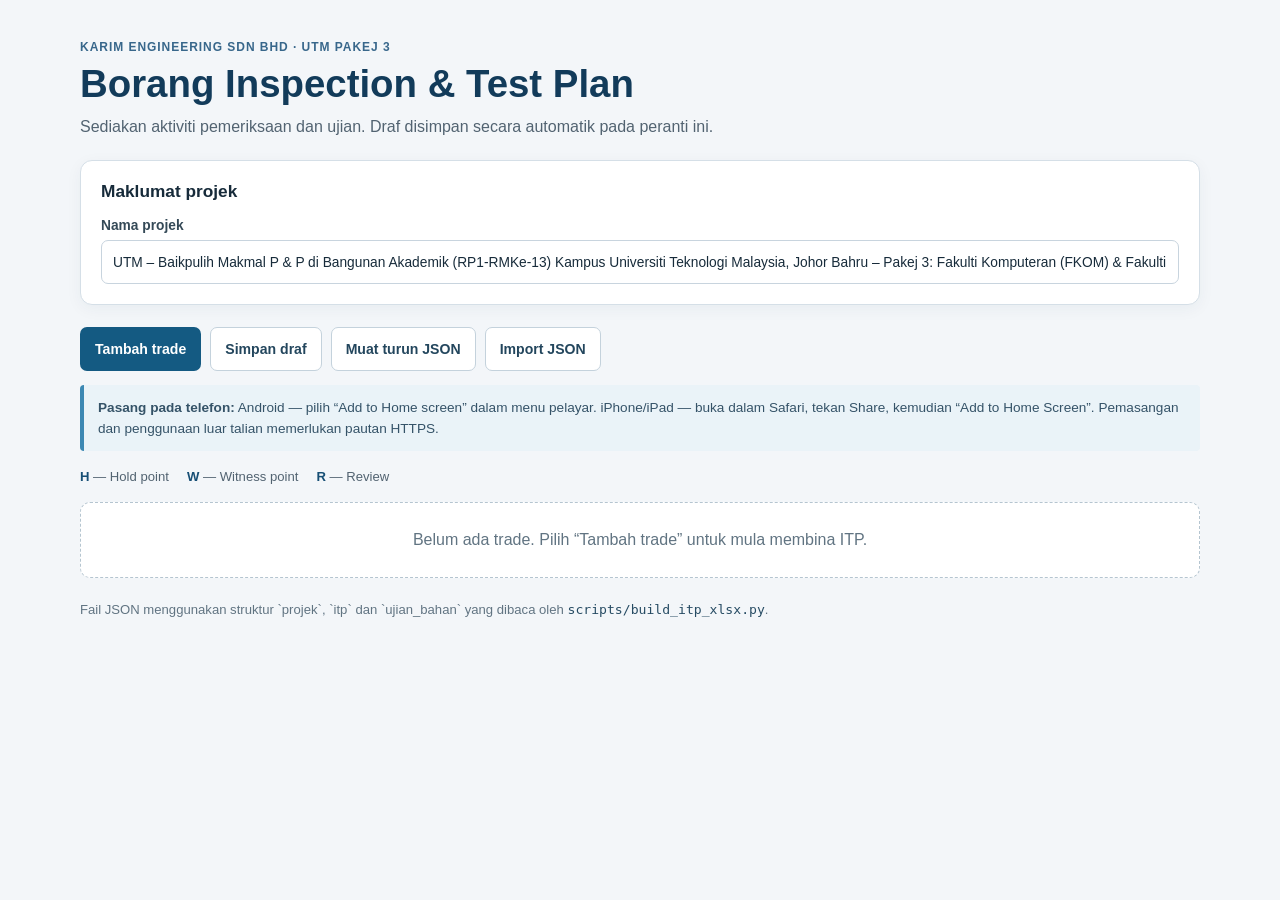
<file: apps/borang-itp/index.html>
<!doctype html>
<html lang="ms">
  <head>
    <meta charset="utf-8">
    <meta name="viewport" content="width=device-width, initial-scale=1, viewport-fit=cover">
    <meta name="description" content="Borang Inspection and Test Plan (ITP) projek UTM Pakej 3.">
    <meta name="theme-color" content="#145a82">
    <meta name="apple-mobile-web-app-capable" content="yes">
    <meta name="apple-mobile-web-app-status-bar-style" content="default">
    <meta name="apple-mobile-web-app-title" content="Borang ITP">
    <title>Borang ITP | UTM Pakej 3</title>
    <link rel="manifest" href="manifest.json">
    <link rel="icon" href="icons/icon-192.png" type="image/png">
    <link rel="apple-touch-icon" href="icons/apple-touch-icon.png">
    <link rel="stylesheet" href="styles.css">
  </head>
  <body>
    <main class="app-shell">
      <header class="page-header">
        <p class="eyebrow">KARIM ENGINEERING SDN BHD · UTM PAKEJ 3</p>
        <h1>Borang Inspection &amp; Test Plan</h1>
        <p class="intro">Sediakan aktiviti pemeriksaan dan ujian. Draf disimpan secara automatik pada peranti ini.</p>
      </header>

      <section class="project-panel" aria-labelledby="project-heading">
        <h2 id="project-heading">Maklumat projek</h2>
        <label class="field">
          <span>Nama projek</span>
          <input id="project-name" type="text" data-project="projek" autocomplete="off">
        </label>
      </section>

      <section class="toolbar" aria-label="Pengurusan data ITP">
        <div class="toolbar-actions">
          <button id="add-trade" class="button button-primary" type="button">Tambah trade</button>
          <button id="save-draft" class="button button-secondary" type="button">Simpan draf</button>
          <button id="download-json" class="button button-secondary" type="button">Muat turun JSON</button>
          <button id="import-json" class="button button-secondary" type="button">Import JSON</button>
          <input id="file-picker" type="file" accept=".json,application/json" hidden>
        </div>
        <p id="save-status" class="status" role="status" aria-live="polite"></p>
      </section>

      <aside class="install-note">
        <strong>Pasang pada telefon:</strong> Android — pilih “Add to Home screen” dalam menu pelayar.
        iPhone/iPad — buka dalam Safari, tekan Share, kemudian “Add to Home Screen”.
        Pemasangan dan penggunaan luar talian memerlukan pautan HTTPS.
      </aside>

      <div class="legend" aria-label="Maksud titik pemeriksaan">
        <span><strong>H</strong> — Hold point</span>
        <span><strong>W</strong> — Witness point</span>
        <span><strong>R</strong> — Review</span>
      </div>

      <section id="trade-list" class="trade-list" aria-label="Senarai trade dan aktiviti ITP"></section>

      <footer class="page-footer">
        <p>Fail JSON menggunakan struktur `projek`, `itp` dan `ujian_bahan` yang dibaca oleh <code>scripts/build_itp_xlsx.py</code>.</p>
      </footer>
    </main>
    <script src="app.js" defer></script>
  </body>
</html>
</file>
<file: apps/borang-itp/styles.css>
:root {
  color-scheme: light;
  font-family: "Segoe UI", Arial, sans-serif;
  color: #172b3a;
  background: #f3f6f9;
  font-synthesis: none;
  text-rendering: optimizeLegibility;
}

* {
  box-sizing: border-box;
}

body {
  margin: 0;
  min-width: 320px;
}

button,
input,
select,
textarea {
  font: inherit;
}

.app-shell {
  width: min(1120px, calc(100% - 32px));
  margin: 0 auto;
  padding: 40px 0 56px;
}

.page-header {
  margin-bottom: 24px;
}

.eyebrow {
  margin: 0 0 8px;
  color: #38678b;
  font-size: 0.75rem;
  font-weight: 750;
  letter-spacing: 0.08em;
}

h1 {
  margin: 0;
  color: #123b5a;
  font-size: clamp(1.7rem, 3vw, 2.45rem);
  line-height: 1.15;
}

.intro {
  max-width: 720px;
  margin: 12px 0 0;
  color: #526371;
}

.project-panel,
.trade-card {
  border: 1px solid #d5dfe7;
  border-radius: 12px;
  background: #fff;
  box-shadow: 0 4px 16px rgb(22 53 75 / 5%);
}

.project-panel {
  padding: 20px;
}

.project-panel h2 {
  margin: 0 0 16px;
  font-size: 1.08rem;
}

.field {
  display: flex;
  min-width: 0;
  flex-direction: column;
  gap: 7px;
  color: #344957;
  font-size: 0.86rem;
  font-weight: 650;
}

.field input,
.field textarea,
.field select {
  width: 100%;
  min-height: 44px;
  border: 1px solid #c8d4de;
  border-radius: 7px;
  padding: 10px 11px;
  color: #172b3a;
  background: #fff;
  font-weight: 400;
}

.field textarea {
  min-height: 76px;
  resize: vertical;
}

.field input:focus,
.field textarea:focus,
.field select:focus {
  border-color: #367ca8;
  outline: 3px solid rgb(54 124 168 / 16%);
}

.toolbar {
  display: flex;
  align-items: center;
  justify-content: space-between;
  gap: 16px;
  margin: 22px 0 14px;
}

.toolbar-actions {
  display: flex;
  flex-wrap: wrap;
  gap: 9px;
}

.button {
  min-height: 44px;
  border: 1px solid transparent;
  border-radius: 7px;
  padding: 10px 14px;
  cursor: pointer;
  font-size: 0.88rem;
  font-weight: 700;
  touch-action: manipulation;
}

.button:focus-visible {
  outline: 3px solid #86bde0;
  outline-offset: 2px;
}

.button-primary {
  color: #fff;
  background: #145a82;
}

.button-primary:hover {
  background: #0e486a;
}

.button-secondary {
  border-color: #c4d2dc;
  color: #23465d;
  background: #fff;
}

.button-secondary:hover {
  background: #edf4f8;
}

.button-danger,
.button-link-danger {
  color: #8d2929;
  background: transparent;
}

.button-danger {
  border-color: #e4c4c4;
}

.button-danger:hover,
.button-link-danger:hover {
  background: #fff1f1;
}

.button-link-danger {
  padding: 7px 9px;
}

.status {
  min-height: 1.25em;
  margin: 0;
  color: #38634a;
  font-size: 0.83rem;
  text-align: right;
}

.status-error {
  color: #a32020;
}

.install-note {
  border-left: 4px solid #3c88b3;
  border-radius: 4px;
  padding: 12px 14px;
  color: #355368;
  background: #eaf3f8;
  font-size: 0.85rem;
  line-height: 1.55;
}

.legend {
  display: flex;
  flex-wrap: wrap;
  gap: 8px 18px;
  margin: 18px 0;
  color: #526371;
  font-size: 0.82rem;
}

.legend strong {
  color: #174f75;
}

.trade-list {
  display: grid;
  gap: 16px;
}

.empty-state {
  margin: 0;
  border: 1px dashed #b5c5d0;
  border-radius: 10px;
  padding: 28px 18px;
  color: #617482;
  background: #fff;
  text-align: center;
}

.trade-card {
  padding: 20px;
}

.trade-header {
  display: grid;
  grid-template-columns: auto minmax(200px, 1fr) auto;
  align-items: end;
  gap: 14px;
  padding-bottom: 18px;
  border-bottom: 1px solid #e3e9ee;
}

.trade-header h2 {
  margin: 0 0 10px;
  color: #174f75;
  font-size: 1.16rem;
}

.trade-name {
  max-width: 520px;
}

.activities-heading {
  margin: 20px 0 12px;
  font-size: 0.98rem;
}

.activity-card {
  margin-top: 12px;
  border: 1px solid #e0e7ed;
  border-radius: 9px;
  padding: 15px;
  background: #fbfcfd;
}

.activity-header {
  display: flex;
  align-items: center;
  justify-content: space-between;
  gap: 12px;
  margin-bottom: 12px;
}

.activity-header h4 {
  margin: 0;
  color: #3a5669;
  font-size: 0.9rem;
}

.field-grid {
  display: grid;
  grid-template-columns: repeat(2, minmax(0, 1fr));
  gap: 13px;
}

.field-wide {
  grid-column: 1 / -1;
}

.field-checkbox {
  flex-direction: row;
  align-items: center;
  gap: 10px;
  min-height: 44px;
}

.field-checkbox input {
  width: 22px;
  min-height: 22px;
  height: 22px;
  accent-color: #145a82;
}

.button-add-activity {
  margin-top: 14px;
  border-color: #b7cbd9;
  color: #145a82;
  background: #f5fafc;
}

.button-add-activity:hover {
  background: #e8f3f8;
}

.page-footer {
  margin-top: 24px;
  color: #617482;
  font-size: 0.82rem;
}

.page-footer p {
  margin: 0;
}

code {
  color: #264b63;
}

@media (max-width: 720px) {
  .app-shell {
    width: min(100% - 22px, 560px);
    padding-top: 26px;
  }

  .toolbar {
    align-items: flex-start;
    flex-direction: column;
  }

  .toolbar-actions {
    display: grid;
    width: 100%;
    grid-template-columns: repeat(2, minmax(0, 1fr));
  }

  .status {
    text-align: left;
  }

  .trade-header {
    grid-template-columns: 1fr auto;
    align-items: start;
  }

  .trade-header h2 {
    grid-column: 1 / -1;
    margin-bottom: 0;
  }

  .trade-name {
    max-width: none;
  }

  .trade-header .button-danger {
    align-self: end;
  }
}

@media (max-width: 520px) {
  .app-shell {
    width: min(100% - 22px, 560px);
    padding-top: 22px;
  }

  .project-panel,
  .trade-card {
    padding: 15px;
  }

  .field-grid {
    grid-template-columns: 1fr;
  }

  .field-wide {
    grid-column: auto;
  }

  .button {
    padding-inline: 9px;
  }
}
</file>
